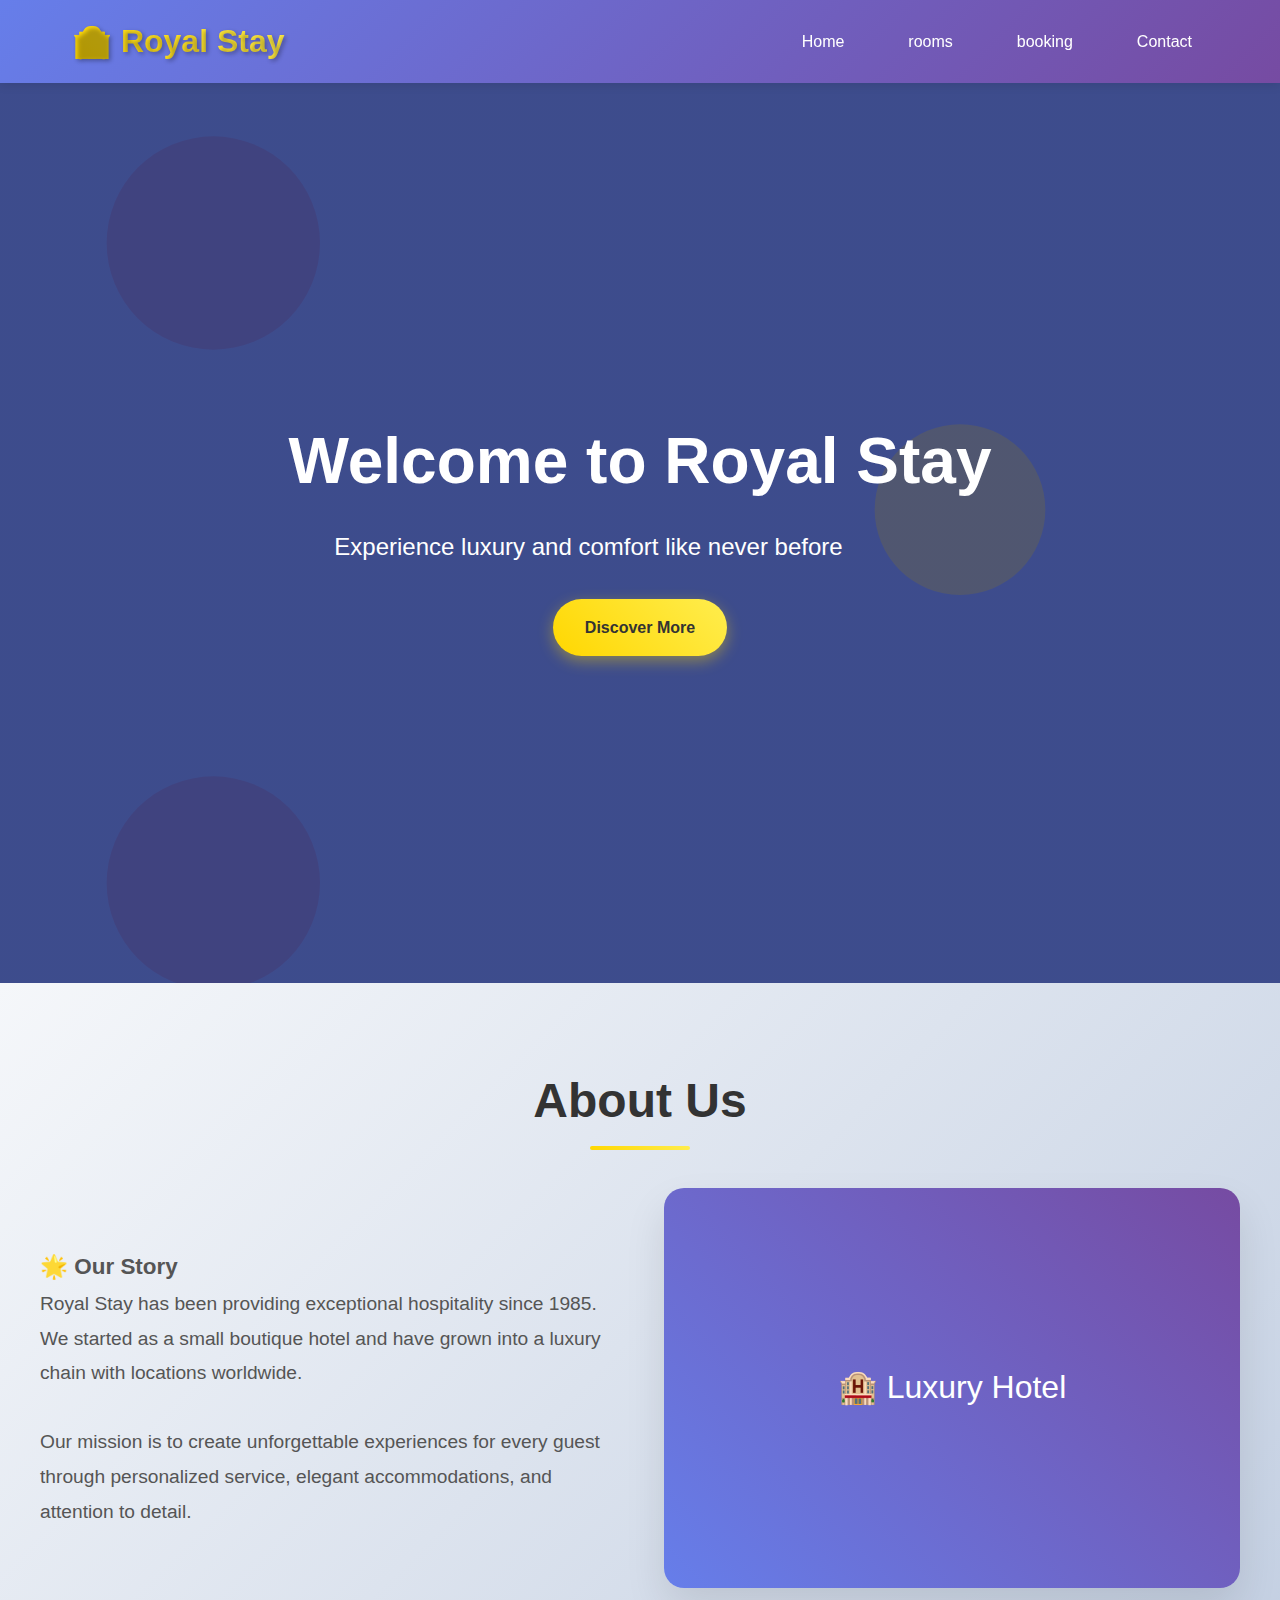
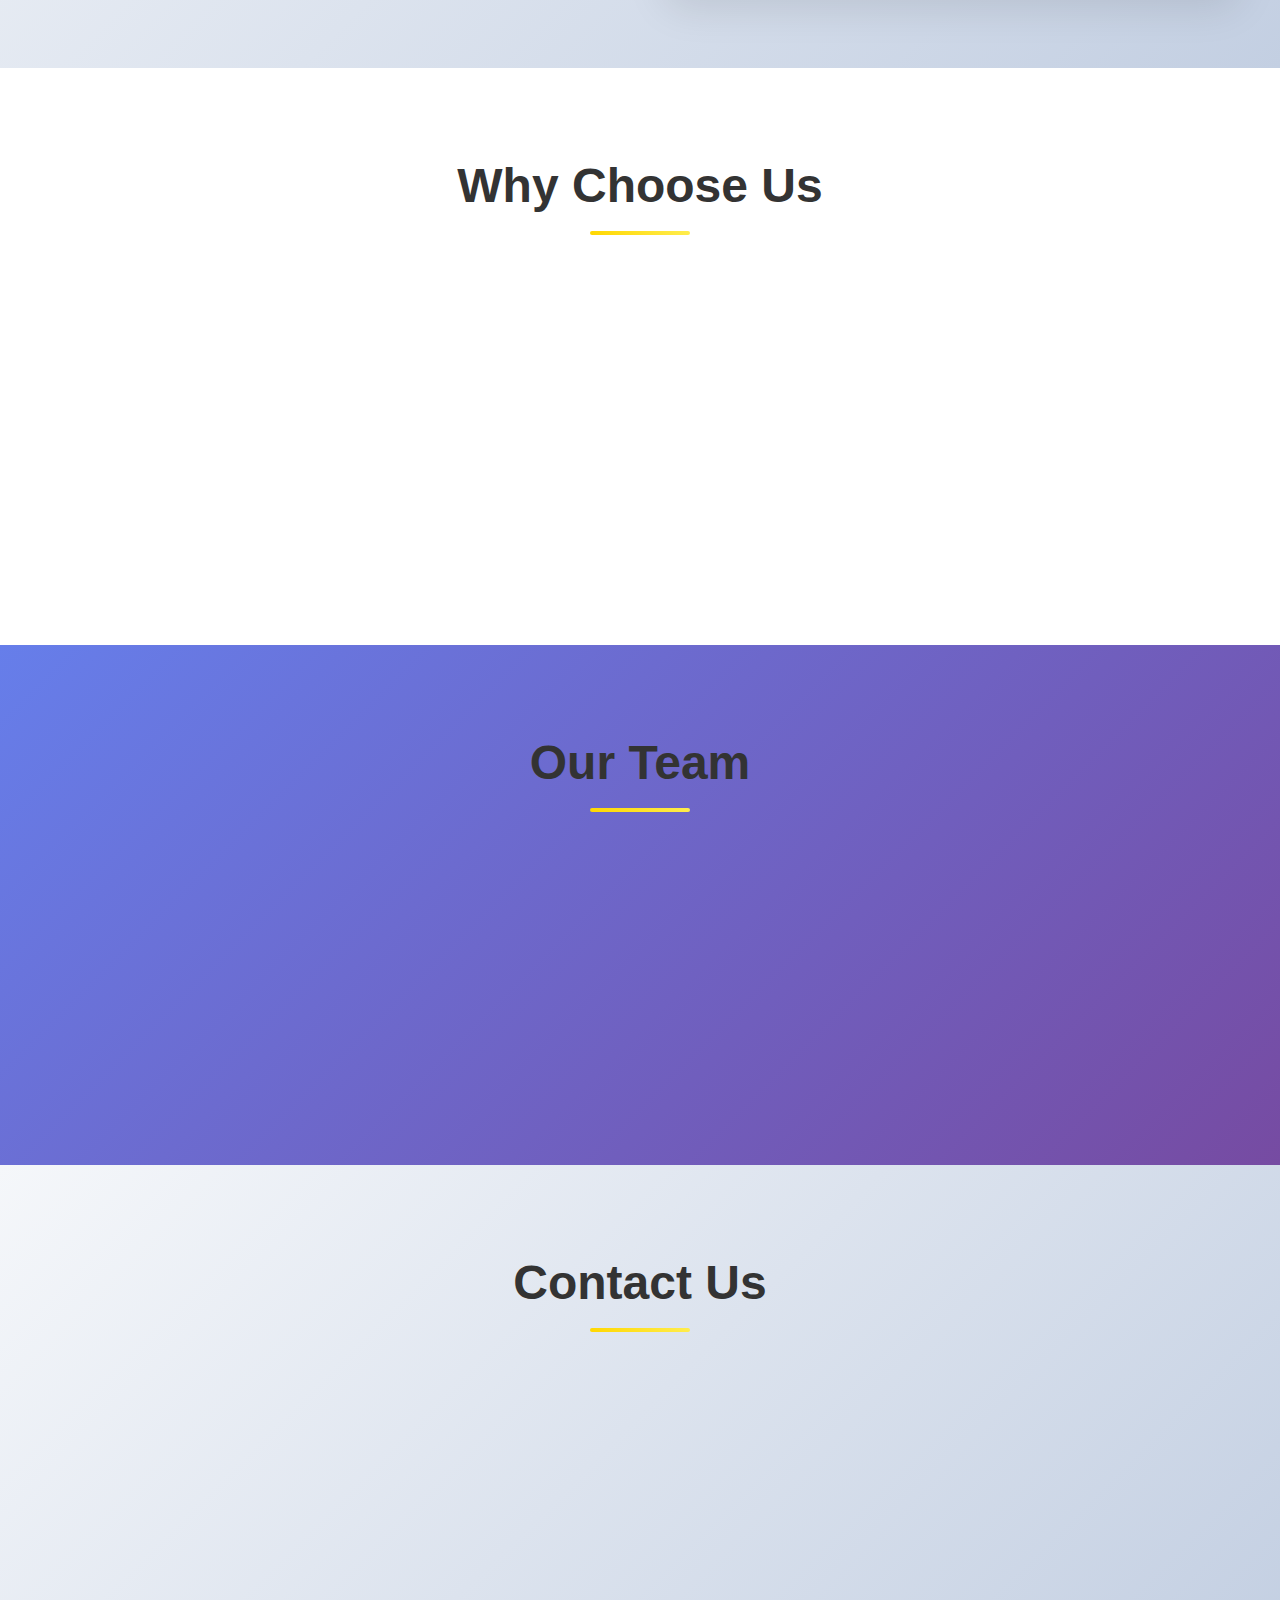
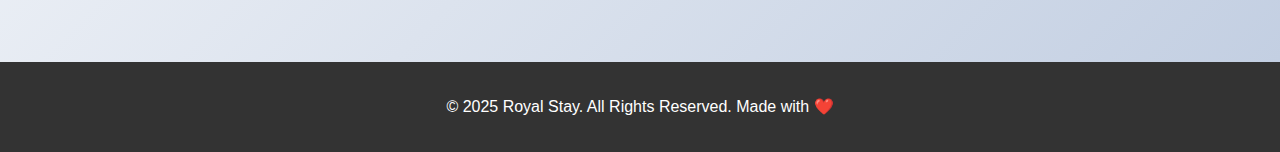
<file: index.html>
<!DOCTYPE html>
<html lang="en">
<head>
    <meta charset="UTF-8">
    <meta name="viewport" content="width=device-width, initial-scale=1.0">
    <title>Royal Stay - Luxury Hotel</title>
    <style>
        * {
            margin: 0;
            padding: 0;
            box-sizing: border-box;
        }

        body {
            font-family: 'Arial', sans-serif;
            line-height: 1.6;
            color: #333;
        }

        /* Header */
        header {
            background: linear-gradient(135deg, #667eea 0%, #764ba2 100%);
            color: white;
            padding: 1rem 0;
            position: sticky;
            top: 0;
            z-index: 100;
            box-shadow: 0 2px 10px rgba(0,0,0,0.1);
        }

        nav {
            display: flex;
            justify-content: space-between;
            align-items: center;
            max-width: 1200px;
            margin: 0 auto;
            padding: 0 2rem;
        }

        .logo {
            font-size: 2rem;
            font-weight: bold;
            background: linear-gradient(45deg, #ffd700, #ffed4e);
            -webkit-background-clip: text;
            -webkit-text-fill-color: transparent;
            text-shadow: 2px 2px 4px rgba(0,0,0,0.3);
        }

        .nav-links {
            display: flex;
            list-style: none;
            gap: 2rem;
        }

        .nav-links a {
            color: white;
            text-decoration: none;
            font-weight: 500;
            transition: all 0.3s ease;
            padding: 0.5rem 1rem;
            border-radius: 20px;
        }

        .nav-links a:hover {
            background: rgba(255,255,255,0.2);
            transform: translateY(-2px);
        }

        /* Hero Section */
        .hero {
            background: linear-gradient(rgba(0,0,0,0.4), rgba(0,0,0,0.4)), 
                        url('data:image/svg+xml,<svg xmlns="http://www.w3.org/2000/svg" viewBox="0 0 1200 600"><rect fill="%23667eea" width="1200" height="600"/><circle fill="%23764ba2" cx="200" cy="150" r="100" opacity="0.3"/><circle fill="%23ffd700" cx="900" cy="400" r="80" opacity="0.2"/></svg>');
            height: 100vh;
            display: flex;
            align-items: center;
            justify-content: center;
            text-align: center;
            color: white;
        }

        .hero-content h1 {
            font-size: 4rem;
            margin-bottom: 1rem;
            animation: fadeInUp 1s ease;
        }

        .hero-content p {
            font-size: 1.5rem;
            margin-bottom: 2rem;
            max-width: 600px;
            animation: fadeInUp 1s ease 0.3s both;
        }

        .btn {
            display: inline-block;
            background: linear-gradient(45deg, #ffd700, #ffed4e);
            color: #333;
            padding: 1rem 2rem;
            text-decoration: none;
            border-radius: 50px;
            font-weight: bold;
            transition: all 0.3s ease;
            animation: fadeInUp 1s ease 0.6s both;
            box-shadow: 0 5px 15px rgba(255,215,0,0.4);
        }

        .btn:hover {
            transform: translateY(-3px);
            box-shadow: 0 10px 25px rgba(255,215,0,0.6);
        }

        /* About Section */
        .about {
            padding: 5rem 2rem;
            background: linear-gradient(135deg, #f5f7fa 0%, #c3cfe2 100%);
        }

        .container {
            max-width: 1200px;
            margin: 0 auto;
        }

        .section-title {
            text-align: center;
            font-size: 3rem;
            margin-bottom: 3rem;
            color: #333;
            position: relative;
        }

        .section-title::after {
            content: '';
            width: 100px;
            height: 4px;
            background: linear-gradient(45deg, #ffd700, #ffed4e);
            position: absolute;
            bottom: -10px;
            left: 50%;
            transform: translateX(-50%);
            border-radius: 2px;
        }

        .about-grid {
            display: grid;
            grid-template-columns: repeat(auto-fit, minmax(300px, 1fr));
            gap: 3rem;
            align-items: center;
        }

        .about-text {
            font-size: 1.2rem;
            line-height: 1.8;
            color: #555;
        }

        .about-image {
            height: 400px;
            background: linear-gradient(45deg, #667eea, #764ba2);
            border-radius: 20px;
            display: flex;
            align-items: center;
            justify-content: center;
            color: white;
            font-size: 2rem;
            box-shadow: 0 20px 40px rgba(0,0,0,0.1);
        }

        /* Features Section */
        .features {
            padding: 5rem 2rem;
        }

        .features-grid {
            display: grid;
            grid-template-columns: repeat(auto-fit, minmax(250px, 1fr));
            gap: 2rem;
            margin-top: 3rem;
        }

        .feature-card {
            background: white;
            padding: 2rem;
            border-radius: 15px;
            text-align: center;
            box-shadow: 0 10px 30px rgba(0,0,0,0.1);
            transition: all 0.3s ease;
            border: 2px solid transparent;
        }

        .feature-card:hover {
            transform: translateY(-10px);
            border-color: #ffd700;
            box-shadow: 0 20px 40px rgba(0,0,0,0.15);
        }

        .feature-icon {
            font-size: 3rem;
            margin-bottom: 1rem;
            background: linear-gradient(45deg, #667eea, #764ba2);
            -webkit-background-clip: text;
            -webkit-text-fill-color: transparent;
        }

        .feature-card h3 {
            font-size: 1.5rem;
            margin-bottom: 1rem;
            color: #333;
        }

        /* Team Section */
        .team {
            padding: 5rem 2rem;
            background: linear-gradient(135deg, #667eea 0%, #764ba2 100%);
            color: white;
        }

        .team-grid {
            display: grid;
            grid-template-columns: repeat(auto-fit, minmax(250px, 1fr));
            gap: 2rem;
            margin-top: 3rem;
        }

        .team-card {
            background: rgba(255,255,255,0.1);
            padding: 2rem;
            border-radius: 15px;
            text-align: center;
            backdrop-filter: blur(10px);
            transition: all 0.3s ease;
        }

        .team-card:hover {
            transform: translateY(-5px);
            background: rgba(255,255,255,0.2);
        }

        .team-avatar {
            width: 100px;
            height: 100px;
            background: linear-gradient(45deg, #ffd700, #ffed4e);
            border-radius: 50%;
            margin: 0 auto 1rem;
            display: flex;
            align-items: center;
            justify-content: center;
            font-size: 2rem;
            color: #333;
            font-weight: bold;
        }

        /* Contact Section */
        .contact {
            padding: 5rem 2rem;
            background: linear-gradient(135deg, #f5f7fa 0%, #c3cfe2 100%);
        }

        .contact-grid {
            display: grid;
            grid-template-columns: repeat(auto-fit, minmax(250px, 1fr));
            gap: 2rem;
            margin-top: 3rem;
        }

        .contact-card {
            background: white;
            padding: 2rem;
            border-radius: 15px;
            text-align: center;
            box-shadow: 0 10px 30px rgba(0,0,0,0.1);
        }

        .contact-icon {
            font-size: 2rem;
            margin-bottom: 1rem;
            color: #667eea;
        }

        /* Footer */
        footer {
            background: #333;
            color: white;
            text-align: center;
            padding: 2rem;
        }

        /* Animations */
        @keyframes fadeInUp {
            from {
                opacity: 0;
                transform: translateY(30px);
            }
            to {
                opacity: 1;
                transform: translateY(0);
            }
        }

        /* Mobile Responsive */
        @media (max-width: 768px) {
            .nav-links {
                flex-direction: column;
                gap: 1rem;
            }
            
            .hero-content h1 {
                font-size: 2.5rem;
            }
            
            .hero-content p {
                font-size: 1.2rem;
            }
            
            .section-title {
                font-size: 2rem;
            }
        }
    </style>
</head>
<body>
    <!-- Header -->
    <header>
        <nav>
            <div class="logo">🏨 Royal Stay</div>
            <ul class="nav-links">
                <li><a href="#home">Home</a></li>
                <li><a href="./rooms.html">rooms</a></li>
                <li><a href="./booking.html">booking</a></li>
                <li><a href="./contact.html">Contact</a></li>
            </ul>
        </nav>
    </header>

    <!-- Hero Section -->
    <section class="hero" id="home">
        <div class="hero-content">
            <h1>Welcome to Royal Stay</h1>
            <p>Experience luxury and comfort like never before</p>
            <a href="#about" class="btn">Discover More</a>
        </div>
    </section>

    <!-- About Section -->
    <section class="about" id="about">
        <div class="container">
            <h2 class="section-title">About Us</h2>
            <div class="about-grid">
                <div class="about-text">
                    <h3>🌟 Our Story</h3>
                    <p>Royal Stay has been providing exceptional hospitality since 1985. We started as a small boutique hotel and have grown into a luxury chain with locations worldwide.</p>
                    <br>
                    <p>Our mission is to create unforgettable experiences for every guest through personalized service, elegant accommodations, and attention to detail.</p>
                </div>
                <div class="about-image">
                    🏨 Luxury Hotel
                </div>
            </div>
        </div>
    </section>

    <!-- Features Section -->
    <section class="features" id="features">
        <div class="container">
            <h2 class="section-title">Why Choose Us</h2>
            <div class="features-grid">
                <div class="feature-card">
                    <div class="feature-icon">🛏️</div>
                    <h3>Luxury Rooms</h3>
                    <p>Elegantly designed rooms with premium amenities and stunning views</p>
                </div>
                <div class="feature-card">
                    <div class="feature-icon">🍽️</div>
                    <h3>Fine Dining</h3>
                    <p>Award-winning restaurants serving international and local cuisines</p>
                </div>
                <div class="feature-card">
                    <div class="feature-icon">💆</div>
                    <h3>Spa & Wellness</h3>
                    <p>Rejuvenate your mind and body at our state-of-the-art spa</p>
                </div>
                <div class="feature-card">
                    <div class="feature-icon">🏊</div>
                    <h3>Recreation</h3>
                    <p>Swimming pools, fitness centers, and outdoor activities</p>
                </div>
            </div>
        </div>
    </section>

    <!-- Team Section -->
    <section class="team" id="team">
        <div class="container">
            <h2 class="section-title">Our Team</h2>
            <div class="team-grid">
                <div class="team-card">
                    <div class="team-avatar">RJ</div>
                    <h3>Robert Johnson</h3>
                    <p>Chief Executive Officer</p>
                </div>
                <div class="team-card">
                    <div class="team-avatar">SW</div>
                    <h3>Sarah Williams</h3>
                    <p>Director of Operations</p>
                </div>
                <div class="team-card">
                    <div class="team-avatar">MC</div>
                    <h3>Michael Chen</h3>
                    <p>Executive Chef</p>
                </div>
            </div>
        </div>
    </section>

    <!-- Contact Section -->
    <section class="contact" id="contact">
        <div class="container">
            <h2 class="section-title">Contact Us</h2>
            <div class="contact-grid">
                <div class="contact-card">
                    <div class="contact-icon">📍</div>
                    <h3>Address</h3>
                    <p>123 Luxury Avenue<br>Prestige City, 10001</p>
                </div>
                <div class="contact-card">
                    <div class="contact-icon">📞</div>
                    <h3>Phone</h3>
                    <p>+1 234 567 8900</p>
                </div>
                <div class="contact-card">
                    <div class="contact-icon">📧</div>
                    <h3>Email</h3>
                    <p>info@royalstay.com</p>
                </div>
            </div>
        </div>
    </section>

    <!-- Footer -->
    <footer>
        <p>&copy; 2025 Royal Stay. All Rights Reserved. Made with ❤️</p>
    </footer>

    <script>
        // Simple smooth scrolling
        document.querySelectorAll('a[href^="#"]').forEach(anchor => {
            anchor.addEventListener('click', function (e) {
                e.preventDefault();
                const target = document.querySelector(this.getAttribute('href'));
                if (target) {
                    target.scrollIntoView({
                        behavior: 'smooth',
                        block: 'start'
                    });
                }
            });
        });

        // Simple animation on scroll
        const observerOptions = {
            threshold: 0.1,
            rootMargin: '0px 0px -50px 0px'
        };

        const observer = new IntersectionObserver((entries) => {
            entries.forEach(entry => {
                if (entry.isIntersecting) {
                    entry.target.style.opacity = '1';
                    entry.target.style.transform = 'translateY(0)';
                }
            });
        }, observerOptions);

        // Observe all cards
        document.querySelectorAll('.feature-card, .team-card, .contact-card').forEach(card => {
            card.style.opacity = '0';
            card.style.transform = 'translateY(30px)';
            card.style.transition = 'all 0.6s ease';
            observer.observe(card);
        });
    </script>
</body>
</html>
</file>
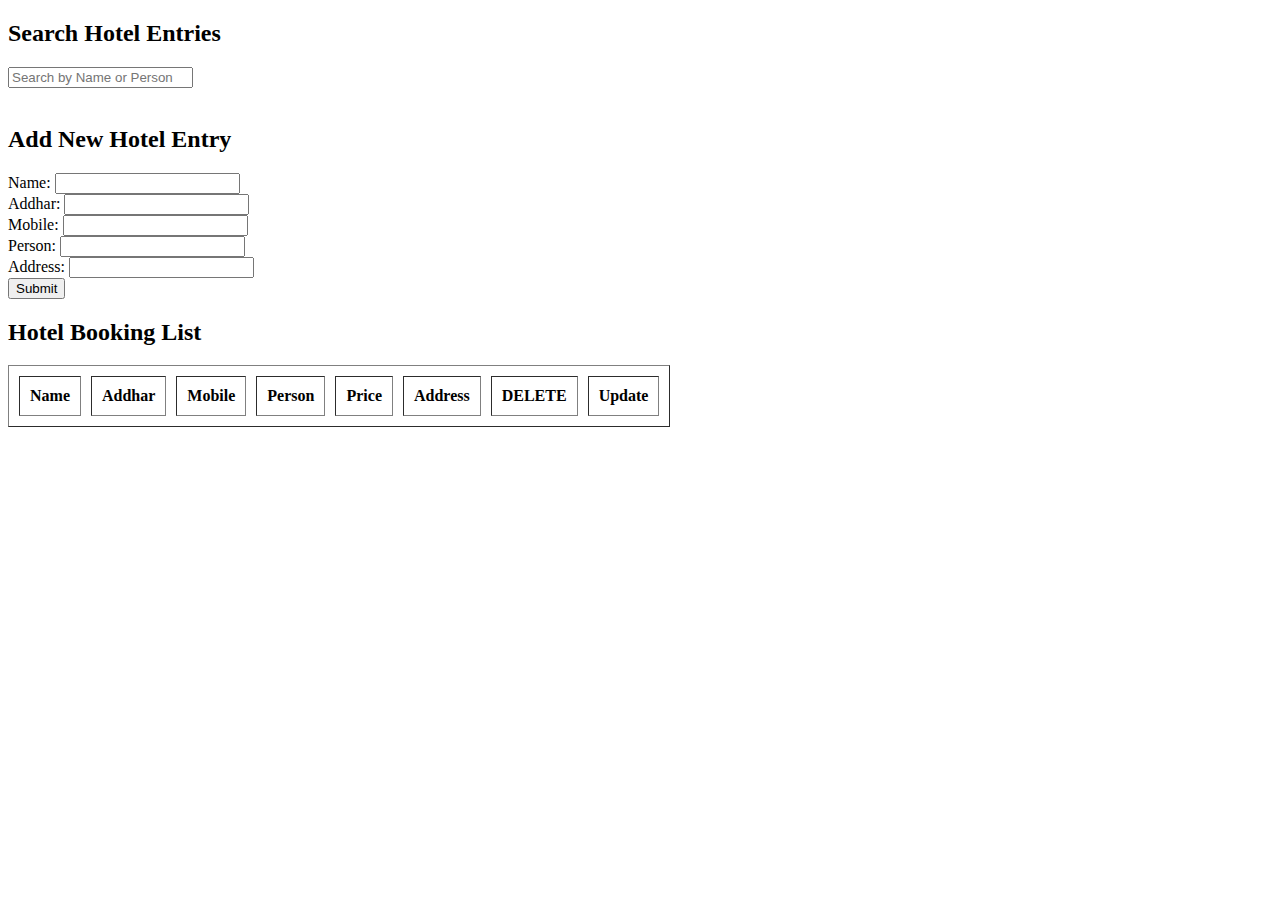
<file: crud.html>
<!DOCTYPE html>
<html lang="en">
<head>
  <meta charset="UTF-8" />
  <meta name="viewport" content="width=device-width, initial-scale=1.0"/>
  <title>Hotel Booking</title>
</head>
<body onload="send()">

  <h2>Search Hotel Entries</h2>
  <input type="text" id="search1" oninput="search2()" placeholder="Search by Name or Person"><br><br>

  <h2>Add New Hotel Entry</h2>
  <form onsubmit="return datasend()">
    Name: <input type="text" id="name" required><br>
    Addhar: <input type="text" id="addhar" required><br>
    Mobile: <input type="text" id="mobile" required><br>
    Person: <input type="number" id="person" required><br>
    Address: <input type="text" id="address" required><br>
    <input type="submit" value="Submit">
  </form>

  <h2>Hotel Booking List</h2>
  <table border="1" cellpadding="10px" cellspacing="10px">
    <thead>
      <tr>
        <th>Name</th>
        <th>Addhar</th>
        <th>Mobile</th>
        <th>Person</th>
        <th>Price</th>
        <th>Address</th>
        <th>DELETE</th>
        <th>Update</th>
      </tr>
    </thead>
    <tbody id="show13"></tbody>
  </table>

  <div id="formData"></div>

  <script>
    let send = async () => {
      let url = "http://localhost:3000/Hotel";
      let res = await fetch(url);
      let data = await res.json();
      console.log(data);
      datashow(data);
    };

    let datashow = (data) => {
      let ab = document.querySelector("#show13");
      ab.innerHTML = "";

      data.map((e) => {
        ab.innerHTML += `
          <tr>
            <td>${e.Name}</td>
            <td>${e.Addhar}</td>
            <td>${e.Mobile}</td>
            <td>${e.Person}</td>
            <td>${e.Price * e.Person}</td>
            <td>${e.Address}</td>
            <td onclick="del1('${e.id}')">DELETE</td>
            <td onclick="final('${e.id}')">Update</td>
          </tr>
        `;
      });
    };

    let del1 = (id) => {
      let url = `http://localhost:3000/Hotel/${id}`;
      fetch(url, { method: "DELETE" }).then(() => {
        send(); // Reload updated data
      });
    };

    let datasend = () => {
      let inpname = document.querySelector("#name").value;
      let inpaddhar = document.querySelector("#addhar").value;
      let inpmobile = document.querySelector("#mobile").value;
      let inmperson = document.querySelector("#person").value;
      let inpaddress = document.querySelector("#address").value;

      let url = "http://localhost:3000/Hotel";

      fetch(url, {
        method: "POST",
        headers: {
          "Content-type": "application/json"
        },
        body: JSON.stringify({
          Name: inpname,
          Addhar: inpaddhar,
          Mobile: inpmobile,
          Person: inmperson,
          Price: 500,
          Address: inpaddress
        })
      }).then(() => {
        send();
      });

      return false; // Prevent form reload
    };

    let final = async (id) => {
      let url = `http://localhost:3000/Hotel/${id}`;
      let res1 = await fetch(url);
      let getData = await res1.json();

      let formdata = document.querySelector("#formData");

      formdata.innerHTML = `
        <form action="#">
          Enter Name: <input type="text" id="upname" value="${getData.Name}"><br>
          Enter Addhar: <input type="text" id="upaddhar" value="${getData.Addhar}"><br>
          Enter Mobile: <input type="text" id="upmobile" value="${getData.Mobile}"><br>
          Enter Person: <input type="number" id="upperson" value="${getData.Person}"><br>
          Enter Address: <input type="text" id="upaddress" value="${getData.Address}"><br>
          <input type="button" value="Update" onclick="Update1('${getData.id}')">
        </form>
      `;
    };

    let Update1 = (id) => {
      let url = `http://localhost:3000/Hotel/${id}`;

      let inpname = document.querySelector("#upname").value;
      let inpaddhar = document.querySelector("#upaddhar").value;
      let inpmobile = document.querySelector("#upmobile").value;
      let inpperson = document.querySelector("#upperson").value;
      let inpaddress = document.querySelector("#upaddress").value;

      fetch(url, {
        method: "PUT",
        headers: {
          "Content-type": "application/json"
        },
        body: JSON.stringify({
          Name: inpname,
          Addhar: inpaddhar,
          Mobile: inpmobile,
          Person: inpperson,
          Price: 500,
          Address: inpaddress
        })
      }).then(() => {
        send(); // Reload data
        document.querySelector("#formData").innerHTML = ""; // Clear update form
      });
    };

    let search2 = async () => {
      let inp12 = document.querySelector("#search1").value.toLowerCase();
      let url = "http://localhost:3000/Hotel";
      let res = await fetch(url);
      let data1 = await res.json();

      let filterdata = data1.filter((e) => {
        return (
          e.Name.toLowerCase().includes(inp12) ||
          e.Person.toString().includes(inp12)
        );
      });

      datashow(filterdata);
    };
  </script>
</body>
</html>
</file>
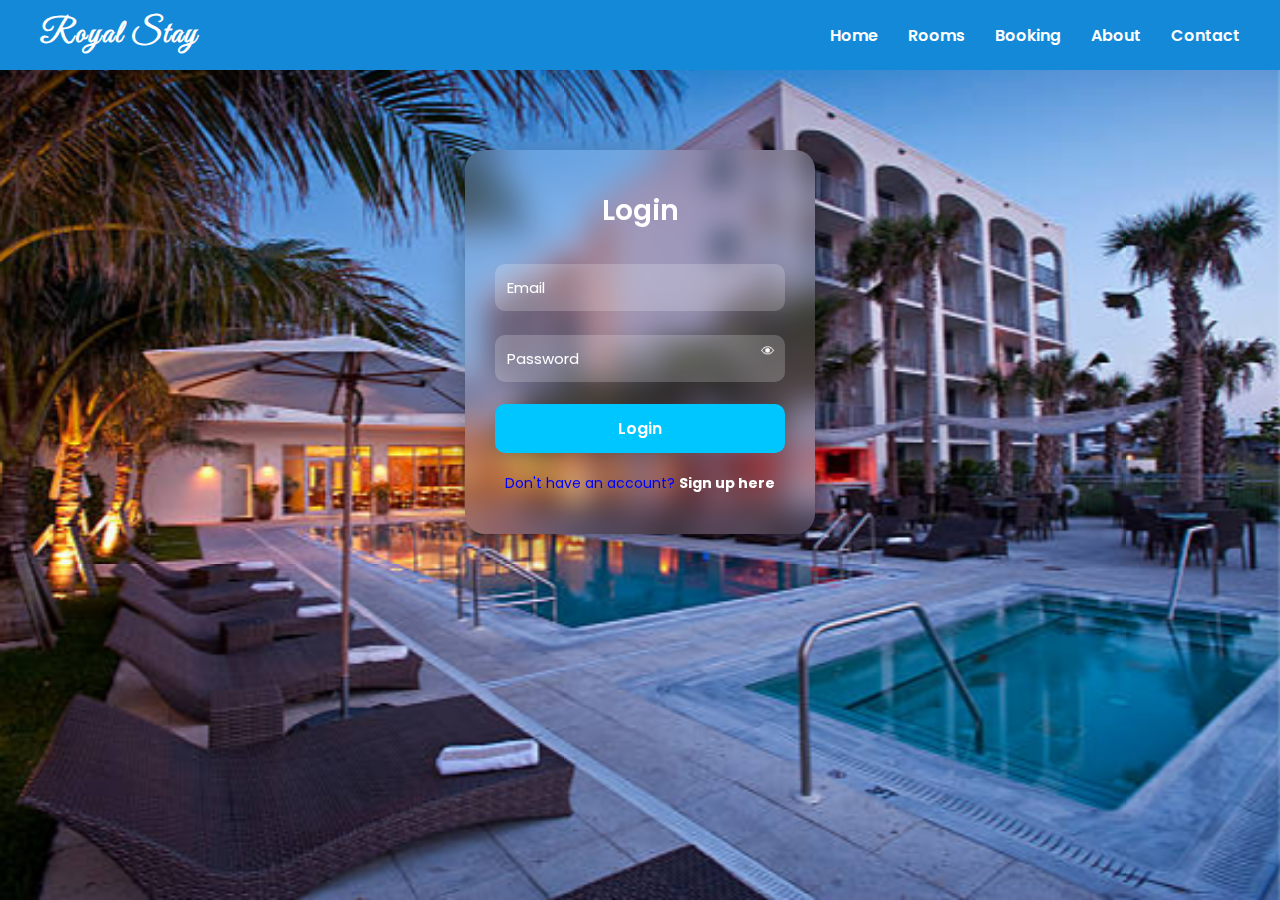
<file: home.html>
<html lang="en">
<head>
  <meta charset="UTF-8" />
  <meta name="viewport" content="width=device-width, initial-scale=1.0"/>
  <title>Royal Stay - Login | Signup</title>
  <link href="https://fonts.googleapis.com/css2?family=Great+Vibes&family=Poppins:wght@400;600&display=swap" rel="stylesheet">
  <!-- Swiper CSS -->
  <link rel="stylesheet" href="https://cdn.jsdelivr.net/npm/swiper/swiper-bundle.min.css"/>
  <style>
    * {
      margin: 0;
      padding: 0;
      box-sizing: border-box;
      font-family: 'Poppins', sans-serif;
    }

    body, html {
      height: 100%;
      overflow: hidden;
    }

    body {
      position: relative;
    }

    /* Swiper Background */
    .swiper {
      width: 100%;
      height: 100%;
      position: fixed;
      z-index: -1;
    }

    .swiper-slide img {
      width: 100%;
      height: 100%;
      object-fit: cover;
    }

    /* Navbar */
    .navbar {
      display: flex;
      justify-content: space-between;
      align-items: center;
      padding: 15px 40px;
      background: rgba(0, 0, 0, 0.5);
      color: white;
      position: sticky;
      top: 0;
      z-index: 1000;
      background-color: #1389d7;
    }

    .navbar .logo {
      font-family: 'Great Vibes', cursive;
      font-size: 32px;
      font-weight: bold;
      letter-spacing: 2px;
    }

    .navbar ul {
      list-style: none;
      display: flex;
      gap: 30px;
    }

    .navbar ul li a {
      color:white;
      text-decoration: none;
      font-weight: 600;
      font-size: 16px;
      transition: color 0.3s ease;
    }

    .navbar ul li a:hover {
      color: #ffd700;
    }

    /* Form Container */
    .container {
      background: rgba(255, 255, 255, 0.1);
      backdrop-filter: blur(15px);
      border-radius: 20px;
      padding: 40px 30px;
      width: 350px;
      margin: 80px auto;
      box-shadow: 0 8px 32px 0 rgba(0, 0, 0, 0.3);
      color:white;
      text-align: center;
      position: relative;
      z-index: 10;
    }
  

    
    

    h2 {
      margin-bottom: 20px;
      font-size: 28px;
      font-weight: 600;
    }

    input {
      width: 100%;
      padding: 12px;
      margin: 12px 0;
      border: none;
      border-radius: 10px;
      background-color: rgba(255, 255, 255, 0.2);
      color:white;
      font-size: 15px;
      outline: none;
    }

    input::placeholder {
      color:white;
    }

    .show-password {
      position: relative;
    }

    .show-password span {
      position: absolute;
      right: 10px;
      top: 18px;
      font-size: 14px;
      cursor: pointer;
      color: white;
    }

    button {
      width: 100%;
      padding: 12px;
      background-color: #00c6ff;
      border: none;
      border-radius: 10px;
      color:white;
      font-size: 16px;
      font-weight: 600;
      margin-top: 10px;
      cursor: pointer;
      transition: background 0.3s ease;
    }

    button:hover {
      background-color: #007acb;
      color: black;
    }

    .toggle-msg {
      margin-top: 20px;
      font-size: 14px;
      color:blue;
    }

    .toggle-msg a {
      color: white;
      font-weight: bold;
      cursor: pointer;
      text-decoration: none;
    }

    @media screen and (max-width: 400px) {
      .container {
        width: 90%;
      }
      .navbar {
        flex-direction: column;
        align-items: flex-start;
      }
      .navbar ul {
        flex-direction: column;
        gap: 15px;
        margin-top: 10px;
      }
    }
  </style>
</head>
<body>

  <!-- Swiper Background -->
  <div class="swiper">
    <div class="swiper-wrapper">
      <div class="swiper-slide"><img src="./img4.jpg" alt="Hotel 1"></div>
      <div class="swiper-slide"><img src="./img2.jpg" alt="Hotel 2"></div>
      <div class="swiper-slide"><img src="./img3.jpg" alt="Hotel 3"></div>
      <div class="swiper-slide"><img src="./bccadd6018a0421487734769d7014e73.jpg" alt="Hotel 4"></div>
    </div>
  </div>

  <!-- Navbar -->
  <nav class="navbar">
    <div class="logo">Royal Stay</div>
    <ul>
      <li><a href="./home.html">Home</a></li>
      <li><a href="./rooms.html">Rooms</a></li>
      <li><a href="./booking.html">Booking</a></li>
      <li><a href="./about.html">About</a></li>
      <li><a href="./contact.html">Contact</a></li>
    </ul>
  </nav>

  <!-- Login/Signup Form -->
  <div class="container" id="form-container">
    <h2 id="form-title">Login</h2>
    <form id="form" onsubmit="handleFormSubmit(event)">
      <input type="email" id="email" placeholder="Email" required />
      <div class="show-password">
        <input type="password" id="password" placeholder="Password" required />
        <span onclick="togglePassword()">👁</span>
      </div>
      <button type="submit">Login</button>
    </form>
    <div class="toggle-msg">
      Don't have an account? <a onclick="toggleForm()">Sign up here</a>
    </div>
  </div>

  <!-- Swiper JS -->
  <script src="https://cdn.jsdelivr.net/npm/swiper/swiper-bundle.min.js"></script>
  <script>
    // Initialize Swiper
    var swiper = new Swiper(".swiper", {
      loop: true,
      autoplay: {
        delay: 5000,
        disableOnInteraction: false,
      },
      effect: "fade",
      speed: 1000
    });

    // Handle form submission
    function handleFormSubmit(event) {
      event.preventDefault();
      
      // Get form values
      const email = document.getElementById('email').value;
      const password = document.getElementById('password').value;
      
      // You would normally validate credentials here
      // For now, we'll just redirect to about page after a "fake" login
      console.log("Login attempt with:", email);
      
      // Simulate a brief delay before redirecting (like processing)
      setTimeout(() => {
        // Redirect to about page after successful login
        window.location.href = './about.html';
      }, 500);
    }

    // Toggle Login/Signup
    const formTitle = document.getElementById('form-title');
    const form = document.getElementById('form');
    const toggleMsg = document.querySelector('.toggle-msg');
    let isLogin = true;

    function toggleForm() {
      isLogin = !isLogin;
      formTitle.textContent = isLogin ? "Login" : "Sign Up";
      
      // Update form with appropriate fields and submit handler
      if (isLogin) {
        form.innerHTML = `
          <input type="email" id="email" placeholder="Email" required />
          <div class="show-password">
            <input type="password" id="password" placeholder="Password" required />
            <span onclick="togglePassword()">👁</span>
          </div>
          <button type="submit">Login</button>
        `;
        form.onsubmit = handleFormSubmit;
      } else {
        form.innerHTML = `
          <input type="text" id="name" placeholder="Full Name" required />
          <input type="email" id="email" placeholder="Email" required />
          <div class="show-password">
            <input type="password" id="password" placeholder="Password" required />
            <span onclick="togglePassword()">👁</span>
          </div>
          <button type="submit">Sign Up</button>
        `;
        form.onsubmit = handleSignupSubmit;
      }

      toggleMsg.innerHTML = isLogin
        ? `Don't have an account? <a onclick="toggleForm()">Sign up here</a>`
        : `Already have an account? <a onclick="toggleForm()">Login</a>`;
    }

    // Handle signup form submission
    function handleSignupSubmit(event) {
      event.preventDefault();
      
      // Get form values
      const name = document.getElementById('name').value;
      const email = document.getElementById('email').value;
      const password = document.getElementById('password').value;
      
      console.log("Signup attempt with:", name, email);
      
      // For demo purposes, we'll just redirect to about page after "signup"
      setTimeout(() => {
        window.location.href = './about.html';
      }, 500);
    }

    // Toggle Password Visibility
    function togglePassword() {
      const pwd = document.getElementById("password");
      pwd.type = pwd.type === "password" ? "text" : "password";
    }
  </script>
</body>
</html>
</file>
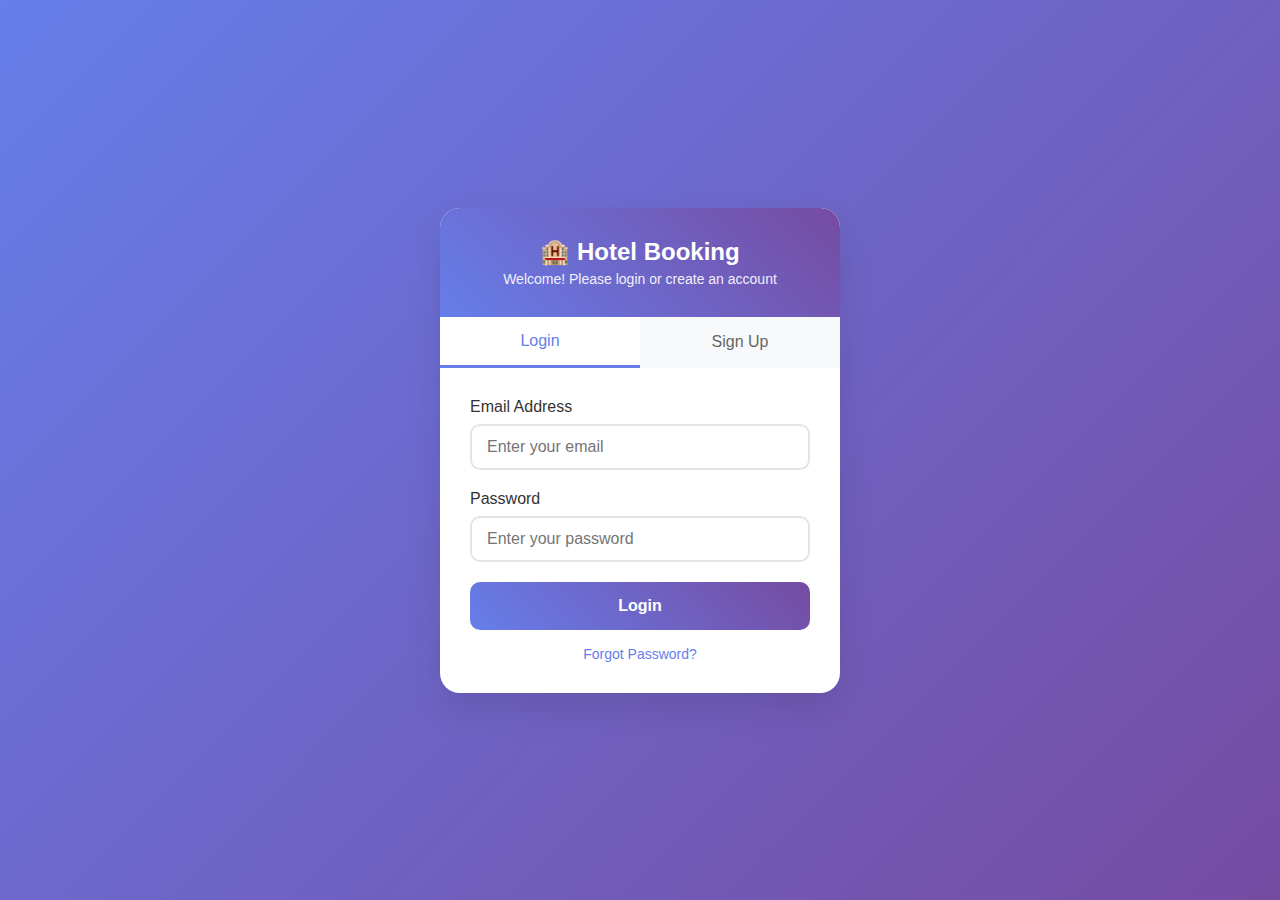
<file: Login.html>
<!DOCTYPE html>
<html lang="en">
<head>
    <meta charset="UTF-8">
    <meta name="viewport" content="width=device-width, initial-scale=1.0">
    <title>Hotel Booking - Login/Signup</title>
    <style>
        * {
            margin: 0;
            padding: 0;
            box-sizing: border-box;
        }

        body {
            font-family: 'Arial', sans-serif;
            background: linear-gradient(135deg, #667eea 0%, #764ba2 100%);
            min-height: 100vh;
            display: flex;
            justify-content: center;
            align-items: center;
            padding: 20px;
        }

        .container {
            background: white;
            border-radius: 20px;
            box-shadow: 0 15px 35px rgba(0, 0, 0, 0.1);
            overflow: hidden;
            width: 400px;
            max-width: 100%;
            position: relative;
        }

        .header {
            background: linear-gradient(45deg, #667eea, #764ba2);
            color: white;
            text-align: center;
            padding: 30px 20px;
        }

        .header h1 {
            font-size: 24px;
            margin-bottom: 5px;
        }

        .header p {
            opacity: 0.9;
            font-size: 14px;
        }

        .tab-buttons {
            display: flex;
            background: #f8f9fa;
        }

        .tab-btn {
            flex: 1;
            padding: 15px;
            background: none;
            border: none;
            cursor: pointer;
            font-size: 16px;
            font-weight: 500;
            color: #666;
            transition: all 0.3s ease;
        }

        .tab-btn.active {
            background: white;
            color: #667eea;
            border-bottom: 3px solid #667eea;
        }

        .form-container {
            padding: 30px;
        }

        .form-group {
            margin-bottom: 20px;
        }

        label {
            display: block;
            margin-bottom: 8px;
            color: #333;
            font-weight: 500;
        }

        input[type="text"],
        input[type="email"],
        input[type="password"],
        input[type="tel"] {
            width: 100%;
            padding: 12px 15px;
            border: 2px solid #e1e5e9;
            border-radius: 10px;
            font-size: 16px;
            transition: border-color 0.3s ease;
            outline: none;
        }

        input:focus {
            border-color: #667eea;
        }

        .submit-btn {
            width: 100%;
            padding: 15px;
            background: linear-gradient(45deg, #667eea, #764ba2);
            color: white;
            border: none;
            border-radius: 10px;
            font-size: 16px;
            font-weight: 600;
            cursor: pointer;
            transition: transform 0.2s ease;
        }

        .submit-btn:hover {
            transform: translateY(-2px);
        }

        .submit-btn:active {
            transform: translateY(0);
        }

        .form-section {
            display: none;
        }

        .form-section.active {
            display: block;
        }

        .forgot-password {
            text-align: center;
            margin-top: 15px;
        }

        .forgot-password a {
            color: #667eea;
            text-decoration: none;
            font-size: 14px;
        }

        .forgot-password a:hover {
            text-decoration: underline;
        }

        .message {
            padding: 10px;
            border-radius: 5px;
            margin-bottom: 15px;
            display: none;
        }

        .message.success {
            background: #d4edda;
            color: #155724;
            border: 1px solid #c3e6cb;
        }

        .message.error {
            background: #f8d7da;
            color: #721c24;
            border: 1px solid #f5c6cb;
        }

        @media (max-width: 480px) {
            .container {
                width: 100%;
                border-radius: 0;
            }
            
            .form-container {
                padding: 20px;
            }
        }
    </style>
</head>
<body>
    
    <div class="container">
        <div class="header">
            <h1>🏨 Hotel Booking</h1>
            <p>Welcome! Please login or create an account</p>
        </div>
        
        <div class="tab-buttons">
            <button class="tab-btn active" onclick="showLogin()">Login</button>
            <button class="tab-btn" onclick="showSignup()">Sign Up</button>
        </div>

        <div class="form-container">
            <div id="message" class="message"></div>
            
            <!-- Login Form -->
            <div id="loginForm" class="form-section active">
                <form onsubmit="handleLogin(event)">
                    <div class="form-group">
                        <label for="loginEmail">Email Address</label>
                        <input type="email" id="loginEmail" required placeholder="Enter your email">
                    </div>
                    
                    <div class="form-group">
                        <label for="loginPassword">Password</label>
                        <input type="password" id="loginPassword" required placeholder="Enter your password">
                    </div>
                    
                    <button type="submit" class="submit-btn">Login</button>
                </form>
                
                <div class="forgot-password">
                    <a href="#" onclick="showForgotPassword()">Forgot Password?</a>
                </div>
            </div>

            <!-- Signup Form -->
            <div id="signupForm" class="form-section">
                <form onsubmit="handleSignup(event)">
                    <div class="form-group">
                        <label for="signupName">Full Name</label>
                        <input type="text" id="signupName" required placeholder="Enter your full name">
                    </div>
                    
                    <div class="form-group">
                        <label for="signupEmail">Email Address</label>
                        <input type="email" id="signupEmail" required placeholder="Enter your email">
                    </div>
                    
                    <div class="form-group">
                        <label for="signupPhone">Phone Number</label>
                        <input type="tel" id="signupPhone" required placeholder="Enter your phone number">
                    </div>
                    
                    <div class="form-group">
                        <label for="signupPassword">Password</label>
                        <input type="password" id="signupPassword" required placeholder="Create a password" minlength="6">
                    </div>
                    
                    <div class="form-group">
                        <label for="confirmPassword">Confirm Password</label>
                        <input type="password" id="confirmPassword" required placeholder="Confirm your password">
                    </div>
                    
                    <button type="submit" class="submit-btn">Create Account</button>
                </form>
            </div>
        </div>
    </div>

    <script>

        function showLogin() {
            document.getElementById('loginForm').classList.add('active');
            document.getElementById('signupForm').classList.remove('active');
            
            document.querySelectorAll('.tab-btn').forEach(btn => btn.classList.remove('active'));
            event.target.classList.add('active');
            
            hideMessage();
        }

        function showSignup() {
            document.getElementById('signupForm').classList.add('active');
            document.getElementById('loginForm').classList.remove('active');
            
            document.querySelectorAll('.tab-btn').forEach(btn => btn.classList.remove('active'));
            event.target.classList.add('active');
            
            hideMessage();
        }

        // Message functions
        function showMessage(text, type) {
            const messageDiv = document.getElementById('message');
            messageDiv.textContent = text;
            messageDiv.className = `message ${type}`;
            messageDiv.style.display = 'block';
            
            // Auto hide after 3 seconds
            setTimeout(hideMessage, 3000);
        }

        function hideMessage() {
            document.getElementById('message').style.display = 'none';
        }

        // Login form handler
        function handleLogin(event) {
            event.preventDefault();
            
            const email = document.getElementById('loginEmail').value;
            const password = document.getElementById('loginPassword').value;
            
            // Simple validation
            if (!email || !password) {
                showMessage('Please fill in all fields', 'error');
                return;
            }
            
            // Simulate login process
            showMessage('Logging in...', 'success');
            
            // Simulate API call
            setTimeout(() => {
                showMessage('Login successful! Redirecting...', 'success');
                 window.location.href = './index.html';
            }, 1000);
        }

        // Signup form handler
        function handleSignup(event) {
            event.preventDefault();
            
            const name = document.getElementById('signupName').value;
            const email = document.getElementById('signupEmail').value;
            const phone = document.getElementById('signupPhone').value;
            const password = document.getElementById('signupPassword').value;
            const confirmPassword = document.getElementById('confirmPassword').value;
            
            // Validation
            if (!name || !email || !phone || !password || !confirmPassword) {
                showMessage('Please fill in all fields', 'error');
                return;
            }
            
            if (password !== confirmPassword) {
                showMessage('Passwords do not match', 'error');
                return;
            }
            
            if (password.length < 6) {
                showMessage('Password must be at least 6 characters', 'error');
                return;
            }
            
            // Email validation
            const emailRegex = /^[^\s@]+@[^\s@]+\.[^\s@]+$/;
            if (!emailRegex.test(email)) {
                showMessage('Please enter a valid email address', 'error');
                return;
            }
            
            // Simulate signup process
            showMessage('Creating account...', 'success');
            
            // Simulate API call
            setTimeout(() => {
                showMessage('Account created successfully! Please login.', 'success');
                // Switch to login form
                setTimeout(() => {
                    document.querySelector('.tab-btn').click();
                }, 1500);
            }, 1000);
        }

        // Forgot password handler
        function showForgotPassword() {
            const email = prompt('Enter your email address:');
            if (email) {
                showMessage('Password reset link sent to your email!', 'success');
            }
        }

        // Form reset when switching tabs
        document.addEventListener('DOMContentLoaded', function() {
            const forms = document.querySelectorAll('form');
            forms.forEach(form => {
                form.addEventListener('reset', hideMessage);
            });
        });
    </script>
</body>
</html>
</file>
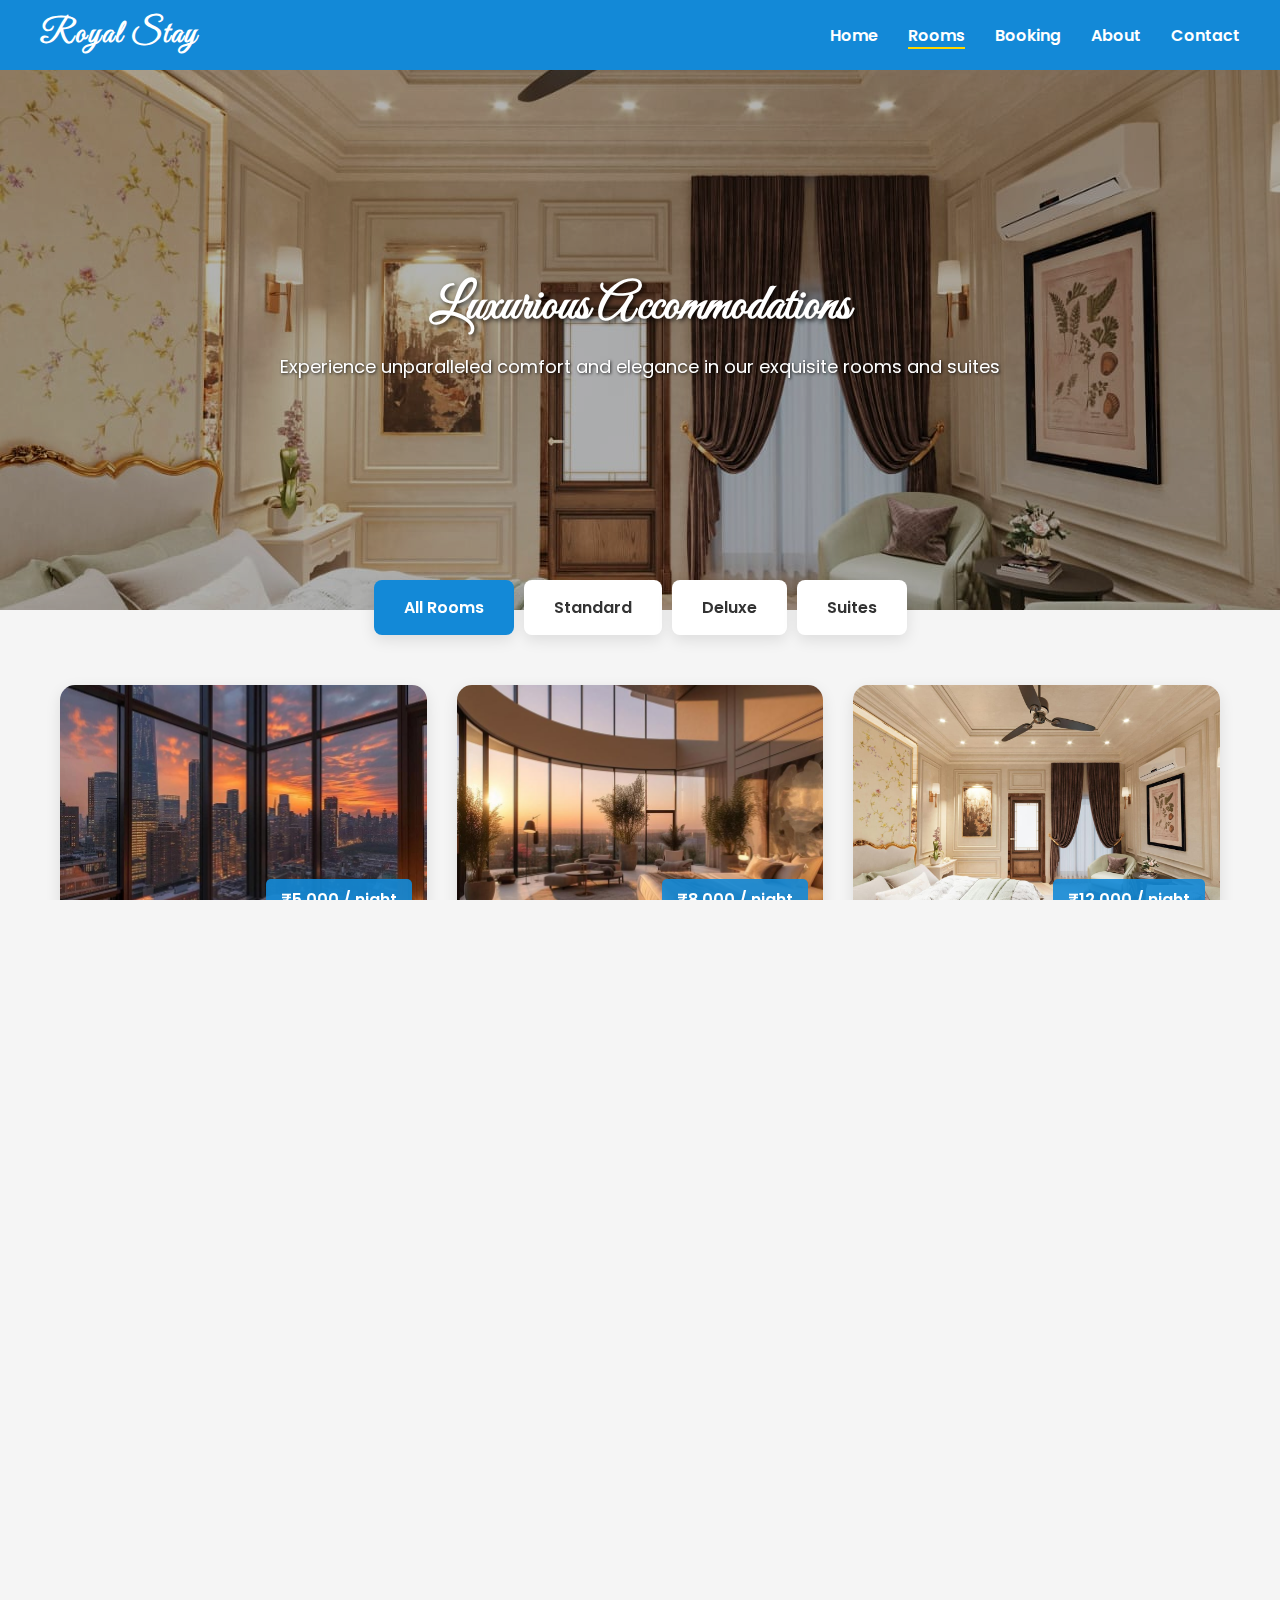
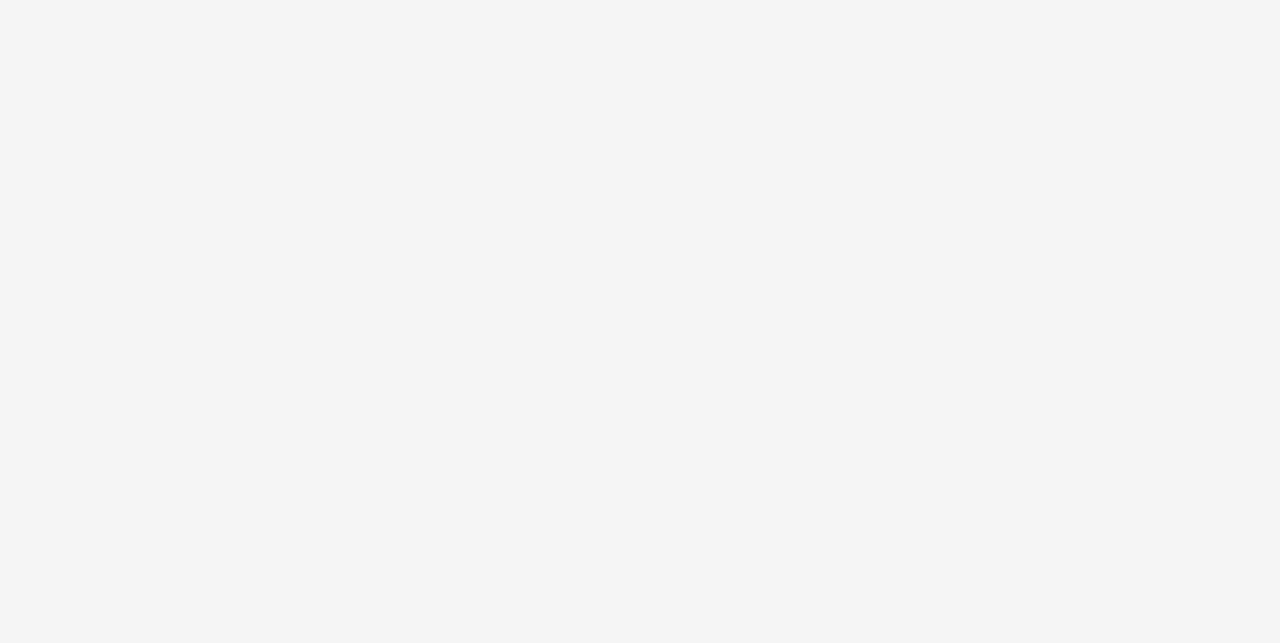
<file: rooms.html>
<!DOCTYPE html>
<html lang="en">
<head>
  <meta charset="UTF-8" />
  <meta name="viewport" content="width=device-width, initial-scale=1.0"/>
  <title>Royal Stay - Our Rooms</title>
  <link href="https://fonts.googleapis.com/css2?family=Great+Vibes&family=Poppins:wght@400;600&display=swap" rel="stylesheet">
  <!-- Swiper CSS -->
  <link rel="stylesheet" href="https://cdn.jsdelivr.net/npm/swiper/swiper-bundle.min.css"/>
  <link rel="stylesheet" href="rooms.css"/>
</head>
<body>
  <!-- Navbar -->
  <nav class="navbar">
    <div class="logo">Royal Stay</div>
    <ul>
      <li><a href="./index.html">Home</a></li>
      <li><a href="#" class="active">Rooms</a></li>
      <li><a href="booking.html">Booking</a></li>
      <li><a href="about.html">About</a></li>
      <li><a href="./contact.html">Contact</a></li>
    </ul>
  </nav>

  <!-- Hero Section -->
  <section class="hero-section">
    <div class="swiper hero-swiper">
      <div class="swiper-wrapper">
        <div class="swiper-slide"><img src="./images/room,jpg.jpg" alt="Luxury Room"></div>
        <div class="swiper-slide"><img src="./images/room1.jpg" alt="Suite Room"></div>
        <div class="swiper-slide"><img src="./images/room3jpg.jpg" alt="Deluxe Room"></div>
      </div>
    </div>
    <div class="hero-text">
      <h1>Luxurious Accommodations</h1>
      <p>Experience unparalleled comfort and elegance in our exquisite rooms and suites</p>
    </div>
  </section>

  <!-- Room Tabs -->
  <section class="rooms-tabs">
    <div class="tab-buttons">
      <button class="tab-btn active" data-tab="all">All Rooms</button>
      <button class="tab-btn" data-tab="standard">Standard</button>
      <button class="tab-btn" data-tab="deluxe">Deluxe</button>
      <button class="tab-btn" data-tab="suite">Suites</button>
    </div>
  </section>

  <!-- Room Sections -->
  <section class="room-section">
    <!-- All Rooms -->
    <div class="room-container active" id="all">
      <div class="room-grid">
        <!-- Standard Room -->
        <div class="room-card" data-room="standard-1">
          <div class="room-image-container">
            <div class="swiper room-swiper">
              <div class="swiper-wrapper">
                <div class="swiper-slide"><img src="./images/room5.jpg" alt="Standard Room 1"></div>
                <div class="swiper-slide"><img src="./images/room3jpg.jpg" alt="Standard Room 2"></div>
                <div class="swiper-slide"><img src="./images/room1.jpg" alt="Standard Room 3"></div>
              </div>
              <div class="swiper-pagination"></div>
            </div>
            <div class="room-price">₹5,000 / night</div>
          </div>
          <div class="room-details">
            <h3 class="room-name">Standard Room</h3>
            <div class="room-features">
              <span class="feature">👥 2 Guests</span>
              <span class="feature">🛏️ 1 King Bed</span>
              <span class="feature">📐 35 m²</span>
            </div>
            <p class="room-description">Our standard rooms offer all essential amenities for a comfortable stay with modern décor and city views.</p>
            <div class="room-buttons">
              <a href="booking.html" class="btn btn-primary">Book Now</a>
              <a href="#" class="btn btn-secondary view-details">Details</a>
            </div>
          </div>
        </div>

        <!-- Deluxe Room -->
        <div class="room-card" data-room="deluxe-1">
          <div class="room-image-container">
            <div class="swiper room-swiper">
              <div class="swiper-wrapper">
                <div class="swiper-slide"><img src="./images/room4.jpg" alt="Deluxe Room 1"></div>
                <div class="swiper-slide"><img src="./images/room1.jpg" alt="Deluxe Room 2"></div>
                <div class="swiper-slide"><img src="./images/room3jpg.jpg" alt="Deluxe Room 3"></div>
              </div>
              <div class="swiper-pagination"></div>
            </div>
            <div class="room-price">₹8,000 / night</div>
          </div>
          <div class="room-details">
            <h3 class="room-name">Deluxe Room</h3>
            <div class="room-features">
              <span class="feature">👥 2 Guests</span>
              <span class="feature">🛏️ 1 King Bed</span>
              <span class="feature">📐 45 m²</span>
            </div>
            <p class="room-description">Spacious deluxe rooms featuring elegant furnishings, enhanced amenities, and a private balcony with panoramic views.</p>
            <div class="room-buttons">
              <a href="booking.html" class="btn btn-primary">Book Now</a>
              <a href="#" class="btn btn-secondary view-details">Details</a>
            </div>
          </div>
        </div>

        <!-- Executive Suite -->
        <div class="room-card" data-room="suite-1">
          <div class="room-image-container">
            <div class="swiper room-swiper">
              <div class="swiper-wrapper">
                <div class="swiper-slide"><img src="./images/room,jpg.jpg" alt="Executive Suite 1"></div>
                <div class="swiper-slide"><img src="./images/room5.jpg" alt="Executive Suite 2"></div>
                <div class="swiper-slide"><img src="./images/room4.jpg" alt="Executive Suite 3"></div>
              </div>
              <div class="swiper-pagination"></div>
            </div>
            <div class="room-price">₹12,000 / night</div>
          </div>
          <div class="room-details">
            <h3 class="room-name">Executive Suite</h3>
            <div class="room-features">
              <span class="feature">👥 3 Guests</span>
              <span class="feature">🛏️ 1 King Bed</span>
              <span class="feature">📐 60 m²</span>
            </div>
            <p class="room-description">Luxurious suite with separate living area, premium amenities, and exclusive access to the executive lounge.</p>
            <div class="room-buttons">
              <a href="booking.html" class="btn btn-primary">Book Now</a>
              <a href="#" class="btn btn-secondary view-details">Details</a>
            </div>
          </div>
        </div>

        <!-- Presidential Suite -->
        <div class="room-card" data-room="suite-2">
          <div class="room-image-container">
            <div class="swiper room-swiper">
              <div class="swiper-wrapper">
                <div class="swiper-slide"><img src="./images/room3jpg.jpg" alt="Presidential Suite 1"></div>
                <div class="swiper-slide"><img src="./images/room,jpg.jpg" alt="Presidential Suite 2"></div>
                <div class="swiper-slide"><img src="./images/room5.jpg" alt="Presidential Suite 3"></div>
              </div>
              <div class="swiper-pagination"></div>
            </div>
            <div class="room-price">₹20,000 / night</div>
          </div>
          <div class="room-details">
            <h3 class="room-name">Presidential Suite</h3>
            <div class="room-features">
              <span class="feature">👥 4 Guests</span>
              <span class="feature">🛏️ 2 King Beds</span>
              <span class="feature">📐 120 m²</span>
            </div>
            <p class="room-description">Our most luxurious accommodation with personalized service, panoramic views, and ultra-premium amenities.</p>
            <div class="room-buttons">
              <a href="booking.html" class="btn btn-primary">Book Now</a>
              <a href="#" class="btn btn-secondary view-details">Details</a>
            </div>
          </div>
        </div>

        <!-- Family Room -->
        <div class="room-card" data-room="deluxe-2">
          <div class="room-image-container">
            <div class="swiper room-swiper">
              <div class="swiper-wrapper">
                <div class="swiper-slide"><img src="./images/room4.jpg" alt="Family Room 1"></div>
                <div class="swiper-slide"><img src="./images/room1.jpg" alt="Family Room 2"></div>
                <div class="swiper-slide"><img src="./images/room5.jpg" alt="Family Room 3"></div>
              </div>
              <div class="swiper-pagination"></div>
            </div>
            <div class="room-price">₹10,000 / night</div>
          </div>
          <div class="room-details">
            <h3 class="room-name">Family Room</h3>
            <div class="room-features">
              <span class="feature">👥 4 Guests</span>
              <span class="feature">🛏️ 2 Queen Beds</span>
              <span class="feature">📐 55 m²</span>
            </div>
            <p class="room-description">Specially designed for families, featuring ample space, connecting rooms, and child-friendly amenities.</p>
            <div class="room-buttons">
              <a href="booking.html" class="btn btn-primary">Book Now</a>
              <a href="#" class="btn btn-secondary view-details">Details</a>
            </div>
          </div>
        </div>

        <!-- Ocean View Room -->
        <div class="room-card" data-room="standard-2">
          <div class="room-image-container">
            <div class="swiper room-swiper">
              <div class="swiper-wrapper">
                <div class="swiper-slide"><img src="./images/room1.jpg" alt="Ocean View Room 1"></div>
                <div class="swiper-slide"><img src="./images/room5.jpg" alt="Ocean View Room 2"></div>
                <div class="swiper-slide"><img src="./images/room4.jpg" alt="Ocean View Room 3"></div>
              </div>
              <div class="swiper-pagination"></div>
            </div>
            <div class="room-price">₹6,500 / night</div>
          </div>
          <div class="room-details">
            <h3 class="room-name">Ocean View Room</h3>
            <div class="room-features">
              <span class="feature">👥 2 Guests</span>
              <span class="feature">🛏️ 1 King Bed</span>
              <span class="feature">📐 40 m²</span>
            </div>
            <p class="room-description">Enjoy breathtaking ocean views from this beautiful room featuring a private balcony and premium amenities.</p>
            <div class="room-buttons">
              <a href="booking.html" class="btn btn-primary">Book Now</a>
              <a href="#" class="btn btn-secondary view-details">Details</a>
            </div>
          </div>
        </div>
      </div>
    </div>

    <!-- Standard Rooms -->
    <div class="room-container" id="standard">
      <div class="room-grid">
        <!-- Standard Room -->
        <div class="room-card" data-room="standard-1">
          <div class="room-image-container">
            <div class="swiper room-swiper">
              <div class="swiper-wrapper">
                <div class="swiper-slide"><img src="./images/room5.jpg" alt="Standard Room 1"></div>
                <div class="swiper-slide"><img src="./images/room3jpg.jpg" alt="Standard Room 2"></div>
                <div class="swiper-slide"><img src="./images/room1.jpg" alt="Standard Room 3"></div>
              </div>
              <div class="swiper-pagination"></div>
            </div>
            <div class="room-price">₹5,000 / night</div>
          </div>
          <div class="room-details">
            <h3 class="room-name">Standard Room</h3>
            <div class="room-features">
              <span class="feature">👥 2 Guests</span>
              <span class="feature">🛏️ 1 King Bed</span>
              <span class="feature">📐 35 m²</span>
            </div>
            <p class="room-description">Our standard rooms offer all essential amenities for a comfortable stay with modern décor and city views.</p>
            <div class="room-buttons">
              <a href="booking.html" class="btn btn-primary">Book Now</a>
              <a href="#" class="btn btn-secondary view-details">Details</a>
            </div>
          </div>
        </div>

        <!-- Ocean View Room -->
        <div class="room-card" data-room="standard-2">
          <div class="room-image-container">
            <div class="swiper room-swiper">
              <div class="swiper-wrapper">
                <div class="swiper-slide"><img src="./images/room1.jpg" alt="Ocean View Room 1"></div>
                <div class="swiper-slide"><img src="./images/room5.jpg" alt="Ocean View Room 2"></div>
                <div class="swiper-slide"><img src="./images/room4.jpg" alt="Ocean View Room 3"></div>
              </div>
              <div class="swiper-pagination"></div>
            </div>
            <div class="room-price">₹6,500 / night</div>
          </div>
          <div class="room-details">
            <h3 class="room-name">Ocean View Room</h3>
            <div class="room-features">
              <span class="feature">👥 2 Guests</span>
              <span class="feature">🛏️ 1 King Bed</span>
              <span class="feature">📐 40 m²</span>
            </div>
            <p class="room-description">Enjoy breathtaking ocean views from this beautiful room featuring a private balcony and premium amenities.</p>
            <div class="room-buttons">
              <a href="booking.html" class="btn btn-primary">Book Now</a>
              <a href="#" class="btn btn-secondary view-details">Details</a>
            </div>
          </div>
        </div>
      </div>
    </div>

    <!-- Deluxe Rooms -->
    <div class="room-container" id="deluxe">
      <div class="room-grid">
        <!-- Deluxe Room -->
        <div class="room-card" data-room="deluxe-1">
          <div class="room-image-container">
            <div class="swiper room-swiper">
              <div class="swiper-wrapper">
                <div class="swiper-slide"><img src="./images/room4.jpg" alt="Deluxe Room 1"></div>
                <div class="swiper-slide"><img src="./images/room1.jpg" alt="Deluxe Room 2"></div>
                <div class="swiper-slide"><img src="./images/room3jpg.jpg" alt="Deluxe Room 3"></div>
              </div>
              <div class="swiper-pagination"></div>
            </div>
            <div class="room-price">₹8,000 / night</div>
          </div>
          <div class="room-details">
            <h3 class="room-name">Deluxe Room</h3>
            <div class="room-features">
              <span class="feature">👥 2 Guests</span>
              <span class="feature">🛏️ 1 King Bed</span>
              <span class="feature">📐 45 m²</span>
            </div>
            <p class="room-description">Spacious deluxe rooms featuring elegant furnishings, enhanced amenities, and a private balcony with panoramic views.</p>
            <div class="room-buttons">
              <a href="booking.html" class="btn btn-primary">Book Now</a>
              <a href="#" class="btn btn-secondary view-details">Details</a>
            </div>
          </div>
        </div>

        <!-- Family Room -->
        <div class="room-card" data-room="deluxe-2">
          <div class="room-image-container">
            <div class="swiper room-swiper">
              <div class="swiper-wrapper">
                <div class="swiper-slide"><img src="./images/room4.jpg" alt="Family Room 1"></div>
                <div class="swiper-slide"><img src="./images/room1.jpg" alt="Family Room 2"></div>
                <div class="swiper-slide"><img src="./images/room5.jpg" alt="Family Room 3"></div>
              </div>
              <div class="swiper-pagination"></div>
            </div>
            <div class="room-price">₹10,000 / night</div>
          </div>
          <div class="room-details">
            <h3 class="room-name">Family Room</h3>
            <div class="room-features">
              <span class="feature">👥 4 Guests</span>
              <span class="feature">🛏️ 2 Queen Beds</span>
              <span class="feature">📐 55 m²</span>
            </div>
            <p class="room-description">Specially designed for families, featuring ample space, connecting rooms, and child-friendly amenities.</p>
            <div class="room-buttons">
              <a href="booking.html" class="btn btn-primary">Book Now</a>
              <a href="#" class="btn btn-secondary view-details">Details</a>
            </div>
          </div>
        </div>
      </div>
    </div>

    <!-- Suite Rooms -->
    <div class="room-container" id="suite">
      <div class="room-grid">
        <!-- Executive Suite -->
        <div class="room-card" data-room="suite-1">
          <div class="room-image-container">
            <div class="swiper room-swiper">
              <div class="swiper-wrapper">
                <div class="swiper-slide"><img src="./images/room,jpg.jpg" alt="Executive Suite 1"></div>
                <div class="swiper-slide"><img src="./images/room5.jpg" alt="Executive Suite 2"></div>
                <div class="swiper-slide"><img src="./images/room4.jpg" alt="Executive Suite 3"></div>
              </div>
              <div class="swiper-pagination"></div>
            </div>
            <div class="room-price">₹12,000 / night</div>
          </div>
          <div class="room-details">
            <h3 class="room-name">Executive Suite</h3>
            <div class="room-features">
              <span class="feature">👥 3 Guests</span>
              <span class="feature">🛏️ 1 King Bed</span>
              <span class="feature">📐 60 m²</span>
            </div>
            <p class="room-description">Luxurious suite with separate living area, premium amenities, and exclusive access to the executive lounge.</p>
            <div class="room-buttons">
              <a href="booking.html" class="btn btn-primary">Book Now</a>
              <a href="#" class="btn btn-secondary view-details">Details</a>
            </div>
          </div>
        </div>

        <!-- Presidential Suite -->
        <div class="room-card" data-room="suite-2">
          <div class="room-image-container">
            <div class="swiper room-swiper">
              <div class="swiper-wrapper">
                <div class="swiper-slide"><img src="./images/room3jpg.jpg" alt="Presidential Suite 1"></div>
                <div class="swiper-slide"><img src="./images/room,jpg.jpg" alt="Presidential Suite 2"></div>
                <div class="swiper-slide"><img src="./images/room5.jpg" alt="Presidential Suite 3"></div>
              </div>
              <div class="swiper-pagination"></div>
            </div>
            <div class="room-price">₹20,000 / night</div>
          </div>
          <div class="room-details">
            <h3 class="room-name">Presidential Suite</h3>
            <div class="room-features">
              <span class="feature">👥 4 Guests</span>
              <span class="feature">🛏️ 2 King Beds</span>
              <span class="feature">📐 120 m²</span>
            </div>
            <p class="room-description">Our most luxurious accommodation with personalized service, panoramic views, and ultra-premium amenities.</p>
            <div class="room-buttons">
              <a href="booking.html" class="btn btn-primary">Book Now</a>
              <a href="#" class="btn btn-secondary view-details">Details</a>
            </div>
          </div>
        </div>
      </div>
    </div>
  </section>

  <!-- Room Modals -->
  <!-- Standard Room Modal -->
  <div class="modal" id="standard-1-modal">
    <div class="close-modal">&times;</div>
    <div class="modal-content">
      <div class="swiper modal-swiper">
        <div class="swiper-wrapper">
          <div class="swiper-slide"><img src="./images/room5.jpg" alt="Standard Room 1"></div>
          <div class="swiper-slide"><img src="./images/room3jpg.jpg" alt="Standard Room 2"></div>
          <div class="swiper-slide"><img src="./images/room1.jpg" alt="Standard Room 3"></div>
        </div>
        <div class="swiper-pagination"></div>
        <div class="swiper-button-next"></div>
        <div class="swiper-button-prev"></div>
      </div>
      <div class="modal-details">
        <h2 class="modal-title">Standard Room</h2>
        <div class="modal-price">₹5,000 / night</div>
        <div class="modal-features">
          <div class="modal-feature">👥 2 Guests</div>
          <div class="modal-feature">🛏️ 1 King Bed</div>
          <div class="modal-feature">📐 35 m²</div>
          <div class="modal-feature">🌆 City View</div>
          <div class="modal-feature">🚿 Shower</div>
          <div class="modal-feature">🔌 Free Wi-Fi</div>
        </div>
        <div class="modal-description">
          <p>Our standard rooms offer all essential amenities for a comfortable stay with modern décor and city views. Each room is designed with your comfort in mind, featuring premium bedding, a work desk, and a modern bathroom with premium toiletries.</p>
          <p>Start your day with a complimentary breakfast and enjoy the convenience of 24-hour room service. Our standard rooms are perfect for business travelers or couples looking for a comfortable and affordable stay.</p>
        </div>
        <div class="modal-amenities">
          <h3>Room Amenities</h3>
          <div class="amenities-grid">
            <div class="amenity"><span class="check-icon">✓</span> Air Conditioning</div>
            <div class="amenity"><span class="check-icon">✓</span> Flat-screen TV</div>
            <div class="amenity"><span class="check-icon">✓</span> Free Wi-Fi</div>
            <div class="amenity"><span class="check-icon">✓</span> Mini Refrigerator</div>
            <div class="amenity"><span class="check-icon">✓</span> Coffee Maker</div>
            <div class="amenity"><span class="check-icon">✓</span> In-room Safe</div>
            <div class="amenity"><span class="check-icon">✓</span> Work Desk</div>
            <div class="amenity"><span class="check-icon">✓</span> Premium Bedding</div>
            <div class="amenity"><span class="check-icon">✓</span> Daily Housekeeping</div>
            <div class="amenity"><span class="check-icon">✓</span> Bathroom Amenities</div>
          </div>
        </div>
        <button class="book-btn">Book This Room</button>
      </div>
    </div>
  </div>

  <!-- Deluxe Room Modal -->
  <div class="modal" id="deluxe-1-modal">
    <div class="close-modal">&times;</div>
    <div class="modal-content">
      <div class="swiper modal-swiper">
        <div class="swiper-wrapper">
          <div class="swiper-slide"><img src="./images/room4.jpg" alt="Deluxe Room 1"></div>
          <div class="swiper-slide"><img src="./images/room1.jpg" alt="Deluxe Room 2"></div>
          <div class="swiper-slide"><img src="./images/room3jpg.jpg" alt="Deluxe Room 3"></div>
        </div>
        <div class="swiper-pagination"></div>
        <div class="swiper-button-next"></div>
        <div class="swiper-button-prev"></div>
      </div>
      <div class="modal-details">
        <h2 class="modal-title">Deluxe Room</h2>
        <div class="modal-price">₹8,000 / night</div>
        <div class="modal-features">
          <div class="modal-feature">👥 2 Guests</div>
          <div class="modal-feature">🛏️ 1 King Bed</div>
          <div class="modal-feature">📐 45 m²</div>
          <div class="modal-feature">🏙️ Panoramic View</div>
          <div class="modal-feature">🛁 Bathtub & Shower</div>
          <div class="modal-feature">🔌 Free Wi-Fi</div>
        </div>
        <div class="modal-description">
          <p>Spacious deluxe rooms featuring elegant furnishings, enhanced amenities, and a private balcony with panoramic views. Our deluxe rooms offer a step up in luxury with additional space and premium features to make your stay even more comfortable.</p>
          <p>Enjoy the stunning views from your private balcony, relax in the spacious seating area, or unwind in the luxurious bathroom with both a bathtub and a separate shower. The deluxe room is perfect for travelers seeking extra comfort and space.</p>
        </div>
        <div class="modal-amenities">
          <h3>Room Amenities</h3>
          <div class="amenities-grid">
            <div class="amenity"><span class="check-icon">✓</span> Air Conditioning</div>
            <div class="amenity"><span class="check-icon">✓</span> 50" Smart TV</div>
            <div class="amenity"><span class="check-icon">✓</span> High-speed Wi-Fi</div>
            <div class="amenity"><span class="check-icon">✓</span> Mini Bar</div>
            <div class="amenity"><span class="check-icon">✓</span> Espresso Machine</div>
            <div class="amenity"><span class="check-icon">✓</span> In-room Safe</div>
            <div class="amenity"><span class="check-icon">✓</span> Work Desk</div>
            <div class="amenity"><span class="check-icon">✓</span> Premium Bedding</div>
            <div class="amenity"><span class="check-icon">✓</span> Private Balcony</div>
            <div class="amenity"><span class="check-icon">✓</span> Bathrobe & Slippers</div>
            <div class="amenity"><span class="check-icon">✓</span> Luxury Toiletries</div>
            <div class="amenity"><span class="check-icon">✓</span> Evening Turndown</div>
          </div>
        </div>
        <button class="book-btn">Book This Room</button>
      </div>
    </div>
  </div>

  <!-- Executive Suite Modal -->
  <div class="modal" id="suite-1-modal">
    <div class="close-modal">&times;</div>
    <div class="modal-content">
      <div class="swiper modal-swiper">
        <div class="swiper-wrapper">
          <div class="swiper-slide"><img src="./images/room,jpg.jpg" alt="Executive Suite 1"></div>
          <div class="swiper-slide"><img src="./images/room5.jpg" alt="Executive Suite 2"></div>
          <div class="swiper-slide"><img src="./images/room4.jpg" alt="Executive Suite 3"></div>
        </div>
        <div class="swiper-pagination"></div>
        <div class="swiper-button-next"></div>
        <div class="swiper-button-prev"></div>
      </div>
      <div class="modal-details">
        <h2 class="modal-title">Executive Suite</h2>
        <div class="modal-price">₹12,000 / night</div>
        <div class="modal-features">
          <div class="modal-feature">👥 3 Guests</div>
          <div class="modal-feature">🛏️ 1 King Bed</div>
          <div class="modal-feature">📐 60 m²</div>
          <div class="modal-feature">🏙️ Panoramic View</div>
          <div class="modal-feature">🛋️ Separate Living Area</div>
          <div class="modal-feature">🍹 Executive Lounge Access</div>
        </div>
        <div class="modal-description">
          <p>Luxurious suite with separate living area, premium amenities, and exclusive access to the executive lounge. Our executive suites offer a truly elevated experience with a spacious layout that includes a separate bedroom and living room.</p>
          <p>Enjoy exclusive access to our Executive Lounge, where you can enjoy complimentary breakfast, afternoon tea, and evening cocktails. The suite features a luxurious bathroom with a deep soaking tub, a separate rain shower, and premium toiletries.</p>
        </div>
        <div class="modal-amenities">
          <h3>Suite Amenities</h3>
          <div class="amenities-grid">
            <div class="amenity"><span class="check-icon">✓</span> Climate Control</div>
            <div class="amenity"><span class="check-icon">✓</span> 55" Smart TVs (2)</div>
            <div class="amenity"><span class="check-icon">✓</span> Premium Wi-Fi</div>
            <div class="amenity"><span class="check-icon">✓</span> Fully Stocked Mini Bar</div>
            <div class="amenity"><span class="check-icon">✓</span> Nespresso Machine</div>
            <div class="amenity"><span class="check-icon">✓</span> Digital Safe</div>
            <div class="amenity"><span class="check-icon">✓</span> Executive Work Desk</div>
            <div class="amenity"><span class="check-icon">✓</span> Luxury Bedding</div>
            <div class="amenity"><span class="check-icon">✓</span> Spacious Balcony</div>
            <div class="amenity"><span class="check-icon">✓</span> Luxury Bathrobes</div>
            <div class="amenity"><span class="check-icon">✓</span> Premium Toiletries</div>
            <div class="amenity"><span class="check-icon">✓</span> Evening Turndown</div>
            <div class="amenity"><span class="check-icon">✓</span> Butler Service</div>
            <div class="amenity"><span class="check-icon">✓</span> Executive Lounge Access</div>
          </div>
        </div>
        <button class="book-btn">Book This Suite</button>
      </div>
    </div>
  </div>

  <!-- Presidential Suite Modal -->
  <div class="modal" id="suite-2-modal">
    <div class="close-modal">&times;</div>
    <div class="modal-content">
      <div class="swiper modal-swiper">
        <div class="swiper-wrapper">
          <div class="swiper-slide"><img src="./images/room3jpg.jpg" alt="Presidential Suite 1"></div>
          <div class="swiper-slide"><img src="./images/room,jpg.jpg" alt="Presidential Suite 2"></div>
          <div class="swiper-slide"><img src="./images/room5.jpg" alt="Presidential Suite 3"></div>
        </div>
        <div class="swiper-pagination"></div>
        <div class="swiper-button-next"></div>
        <div class="swiper-button-prev"></div>
      </div>
      <div class="modal-details">
        <h2 class="modal-title">Presidential Suite</h2>
        <div class="modal-price">₹20,000 / night</div>
        <div class="modal-features">
          <div class="modal-feature">👥 4 Guests</div>
          <div class="modal-feature">🛏️ 2 King Beds</div>
          <div class="modal-feature">📐 120 m²</div>
          <div class="modal-feature">🏙️ 360° Panoramic View</div>
          <div class="modal-feature">🍽️ Dining Room</div>
          <div class="modal-feature">👨‍🍳 Personal Chef Available</div>
        </div>
        <div class="modal-description">
          <p>Our most luxurious accommodation with personalized service, panoramic views, and ultra-premium amenities. The Presidential Suite represents the pinnacle of luxury, featuring two bedrooms, a spacious living room, a dining area, and a private terrace with breathtaking views.</p>
          <p>Enjoy the services of a dedicated butler, a personal chef upon request, and exclusive access to all hotel facilities. The suite features a master bathroom with a jacuzzi, a steam shower, and a walk-in closet. Experience the ultimate in luxury and comfort in our Presidential Suite.</p>
        </div>
        <div class="modal-amenities">
          <h3>Suite Amenities</h3>
          <div class="amenities-grid">
            <div class="amenity"><span class="check-icon">✓</span> Smart Climate Control</div>
            <div class="amenity"><span class="check-icon">✓</span> 65" OLED TVs (3)</div>
            <div class="amenity"><span class="check-icon">✓</span> Ultra-fast Wi-Fi</div>
            <div class="amenity"><span class="check-icon">✓</span> Premium Mini Bar</div>
            <div class="amenity"><span class="check-icon">✓</span> Wine Refrigerator</div>
            <div class="amenity"><span class="check-icon">✓</span> Full Kitchen</div>
            <div class="amenity"><span class="check-icon">✓</span> Dining Area</div>
            <div class="amenity"><span class="check-icon">✓</span> Executive Office</div>
            <div class="amenity"><span class="check-icon">✓</span> Luxury Bedding</div>
            <div class="amenity"><span class="check-icon">✓</span> Private Terrace</div>
            <div class="amenity"><span class="check-icon">✓</span> Jacuzzi</div>
            <div class="amenity"><span class="check-icon">✓</span> Steam Shower</div>
            <div class="amenity"><span class="check-icon">✓</span> Designer Toiletries</div>
            <div class="amenity"><span class="check-icon">✓</span> 24/7 Butler Service</div>
            <div class="amenity"><span class="check-icon">✓</span> Personal Chef (on request)</div>
            <div class="amenity"><span class="check-icon">✓</span> Limousine Service</div>
          </div>
        </div>
        <button class="book-btn">Book This Suite</button>
      </div>
    </div>
  </div>

  <!-- Family Room Modal -->
  <div class="modal" id="deluxe-2-modal">
    <div class="close-modal">&times;</div>
    <div class="modal-content">
      <div class="swiper modal-swiper">
        <div class="swiper-wrapper">
          <div class="swiper-slide"><img src="./images/room4.jpg" alt="Family Room 1"></div>
          <div class="swiper-slide"><img src="./images/room1.jpg" alt="Family Room 2"></div>
          <div class="swiper-slide"><img src="./images/room5.jpg" alt="Family Room 3"></div>
        </div>
        <div class="swiper-pagination"></div>
        <div class="swiper-button-next"></div>
        <div class="swiper-button-prev"></div>
      </div>
      <div class="modal-details">
        <h2 class="modal-title">Family Room</h2>
        <div class="modal-price">₹10,000 / night</div>
        <div class="modal-features">
          <div class="modal-feature">👥 4 Guests</div>
          <div class="modal-feature">🛏️ 2 Queen Beds</div>
          <div class="modal-feature">📐 55 m²</div>
          <div class="modal-feature">🏙️ Garden View</div>
          <div class="modal-feature">🧸 Kids Play Area</div>
          <div class="modal-feature">🎮 Game Console</div>
        </div>
        <div class="modal-description">
          <p>Specially designed for families, featuring ample space, connecting rooms, and child-friendly amenities. Our family rooms provide the perfect accommodation for families traveling with children, with thoughtful amenities to keep everyone comfortable and entertained.</p>
          <p>The room features two queen beds, a small play area for children, and a game console with age-appropriate games. The bathroom is equipped with child-friendly amenities, and the room service menu includes special options for kids.</p>
        </div>
        <div class="modal-amenities">
          <h3>Room Amenities</h3>
          <div class="amenities-grid">
            <div class="amenity"><span class="check-icon">✓</span> Air Conditioning</div>
            <div class="amenity"><span class="check-icon">✓</span> 50" Smart TV</div>
            <div class="amenity"><span class="check-icon">✓</span> High-speed Wi-Fi</div>
            <div class="amenity"><span class="check-icon">✓</span> Mini Refrigerator</div>
            <div class="amenity"><span class="check-icon">✓</span> Coffee & Tea Maker</div>
            <div class="amenity"><span class="check-icon">✓</span> In-room Safe</div>
            <div class="amenity"><span class="check-icon">✓</span> Kids Play Area</div>
            <div class="amenity"><span class="check-icon">✓</span> Game Console</div>
            <div class="amenity"><span class="check-icon">✓</span> Child-friendly Bathroom</div>
            <div class="amenity"><span class="check-icon">✓</span> Kids Welcome Pack</div>
            <div class="amenity"><span class="check-icon">✓</span> Connecting Rooms Available</div>
            <div class="amenity"><span class="check-icon">✓</span> Babysitting (on request)</div>
          </div>
        </div>
        <button class="book-btn">Book This Room</button>
      </div>
    </div>
  </div>

  <!-- Ocean View Room Modal -->
  <div class="modal" id="standard-2-modal">
    <div class="close-modal">&times;</div>
    <div class="modal-content">
      <div class="swiper modal-swiper">
        <div class="swiper-wrapper">
          <div class="swiper-slide"><img src="./images/room1.jpg" alt="Ocean View Room 1"></div>
          <div class="swiper-slide"><img src="./images/room5.jpg" alt="Ocean View Room 2"></div>
          <div class="swiper-slide"><img src="./images/room4.jpg" alt="Ocean View Room 3"></div>
        </div>
        <div class="swiper-pagination"></div>
        <div class="swiper-button-next"></div>
        <div class="swiper-button-prev"></div>
      </div>
      <div class="modal-details">
        <h2 class="modal-title">Ocean View Room</h2>
        <div class="modal-price">₹6,500 / night</div>
        <div class="modal-features">
          <div class="modal-feature">👥 2 Guests</div>
          <div class="modal-feature">🛏️ 1 King Bed</div>
          <div class="modal-feature">📐 40 m²</div>
          <div class="modal-feature">🌊 Ocean View</div>
          <div class="modal-feature">🏖️ Beach Access</div>
          <div class="modal-feature">🔌 Free Wi-Fi</div>
        </div>
        <div class="modal-description">
          <p>Enjoy breathtaking ocean views from this beautiful room featuring a private balcony and premium amenities. Our ocean view rooms offer a serene escape with stunning vistas of the sea from your private balcony.</p>
          <p>Wake up to the sound of waves and enjoy your morning coffee while watching the sunrise over the ocean. These rooms feature enhanced amenities, including premium bedding, a spacious bathroom, and direct access to the beach area.</p>
        </div>
        <div class="modal-amenities">
          <h3>Room Amenities</h3>
          <div class="amenities-grid">
            <div class="amenity"><span class="check-icon">✓</span> Air Conditioning</div>
            <div class="amenity"><span class="check-icon">✓</span> 50" Smart TV</div>
            <div class="amenity"><span class="check-icon">✓</span> High-speed Wi-Fi</div>
            <div class="amenity"><span class="check-icon">✓</span> Mini Refrigerator</div>
            <div class="amenity"><span class="check-icon">✓</span> Coffee & Tea Maker</div>
            <div class="amenity"><span class="check-icon">✓</span> In-room Safe</div>
            <div class="amenity"><span class="check-icon">✓</span> Work Desk</div>
            <div class="amenity"><span class="check-icon">✓</span> Premium Bedding</div>
            <div class="amenity"><span class="check-icon">✓</span> Private Balcony</div>
            <div class="amenity"><span class="check-icon">✓</span> Beach Towels</div>
            <div class="amenity"><span class="check-icon">✓</span> Binoculars</div>
            <div class="amenity"><span class="check-icon">✓</span> Direct Beach Access</div>
          </div>
        </div>
        <button class="book-btn">Book This Room</button>
      </div>
    </div>
  </div>

  <!-- Footer -->
  <footer>
    <div class="footer-content">
      <div class="footer-links">
        <div class="footer-logo">Royal Stay</div>
        <p>Experience luxury and comfort like never before at our premium hotel located in the heart of the city.</p>
      </div>
      <div class="footer-links">
        <h3>Quick Links</h3>
        <ul>
          <li><a href="index.html">Home</a></li>
          <li><a href="#">Rooms</a></li>
          <li><a href="booking.html">Booking</a></li>
          <li><a href="about.html">About Us</a></li>
          <li><a href="contact.html">Contact</a></li>
        </ul>
      </div>
      <div class="footer-links">
        <h3>Our Services</h3>
        <ul>
          <li><a href="#">Restaurant & Bar</a></li>
          <li><a href="#">Spa & Wellness</a></li>
          <li><a href="#">Conference Rooms</a></li>
          <li><a href="#">Swimming Pool</a></li>
          <li><a href="#">Fitness Center</a></li>
        </ul>
      </div>
      <div class="footer-links">
        <h3>Contact Us</h3>
        <ul>
          <li>123 Hotel Street, City</li>
          <li>Phone: +91 1234567890</li>
          <li>Email: info@royalstay.com</li>
        </ul>
      </div>
    </div>
    <div class="footer-bottom">
      <p>&copy; 2023 Royal Stay. All Rights Reserved.</p>
    </div>
  </footer>

<script src="rooms.js"></script>
</body>
</html>
</file>
<file: rooms.css>
* {
      margin: 0;
      padding: 0;
      box-sizing: border-box;
      font-family: 'Poppins', sans-serif;
    }

    body, html {
      height: 100%;
      overflow-x: hidden;
    }

    body {
      position: relative;
      background-color: #f5f5f5;
    }

    /* Navbar */
    .navbar {
      display: flex;
      justify-content: space-between;
      align-items: center;
      padding: 15px 40px;
      background-color: #1389d7;
      color: white;
      position: sticky;
      top: 0;
      z-index: 1000;
    }

    .navbar .logo {
      font-family: 'Great Vibes', cursive;
      font-size: 32px;
      font-weight: bold;
      letter-spacing: 2px;
    }

    .navbar ul {
      list-style: none;
      display: flex;
      gap: 30px;
    }

    .navbar ul li a {
      color: white;
      text-decoration: none;
      font-weight: 600;
      font-size: 16px;
      transition: color 0.3s ease;
    }

    .navbar ul li a:hover {
      color: #ffd700;
    }

    .active {
      border-bottom: 2px solid #ffd700;
    }

    /* Hero Section */
    .hero-section {
      height: 60vh;
      position: relative;
      overflow: hidden;
    }

    .hero-swiper {
      width: 100%;
      height: 100%;
    }

    .hero-swiper .swiper-slide img {
      width: 100%;
      height: 100%;
      object-fit: cover;
      filter: brightness(0.7);
    }

    .hero-text {
      position: absolute;
      top: 50%;
      left: 50%;
      transform: translate(-50%, -50%);
      text-align: center;
      color: white;
      z-index: 10;
      width: 80%;
    }

    .hero-text h1 {
      font-size: 50px;
      margin-bottom: 15px;
      font-family: 'Great Vibes', cursive;
      text-shadow: 2px 2px 4px rgba(0, 0, 0, 0.7);
    }

    .hero-text p {
      font-size: 18px;
      margin-bottom: 25px;
      text-shadow: 1px 1px 3px rgba(0, 0, 0, 0.8);
    }

    /* Tabs */
    .rooms-tabs {
      max-width: 1200px;
      margin: -30px auto 0;
      position: relative;
      z-index: 100;
    }

    .tab-buttons {
      display: flex;
      justify-content: center;
      gap: 10px;
      margin-bottom: 50px;
    }

    .tab-btn {
      padding: 15px 30px;
      background-color: white;
      border: none;
      border-radius: 8px;
      box-shadow: 0 5px 15px rgba(0, 0, 0, 0.1);
      cursor: pointer;
      font-size: 16px;
      font-weight: 600;
      color: #333;
      transition: all 0.3s ease;
    }

    .tab-btn:hover {
      transform: translateY(-5px);
      box-shadow: 0 10px 20px rgba(0, 0, 0, 0.15);
    }

    .tab-btn.active {
      background-color: #1389d7;
      color: white;
    }

    /* Room cards */
    .room-section {
      max-width: 1200px;
      margin: 0 auto 80px;
      padding: 0 20px;
    }

    .room-container {
      display: none;
    }

    .room-container.active {
      display: block;
    }

    .room-grid {
      display: grid;
      grid-template-columns: repeat(auto-fill, minmax(350px, 1fr));
      gap: 30px;
    }

    .room-card {
      background-color: white;
      border-radius: 15px;
      overflow: hidden;
      box-shadow: 0 5px 15px rgba(0, 0, 0, 0.1);
      transition: transform 0.3s;
    }

    .room-card:hover {
      transform: translateY(-10px);
    }

    .room-image-container {
      position: relative;
      height: 250px;
      overflow: hidden;
    }

    .room-swiper {
      width: 100%;
      height: 100%;
    }

    .room-swiper .swiper-slide img {
      width: 100%;
      height: 100%;
      object-fit: cover;
    }

    .room-price {
      position: absolute;
      bottom: 15px;
      right: 15px;
      background-color: rgba(19, 137, 215, 0.9);
      color: white;
      padding: 8px 15px;
      border-radius: 5px;
      font-weight: 600;
      z-index: 10;
    }

    .room-details {
      padding: 25px;
    }

    .room-name {
      font-size: 24px;
      margin-bottom: 10px;
      color: #333;
    }

    .room-features {
      display: flex;
      flex-wrap: wrap;
      gap: 15px;
      margin-bottom: 15px;
    }

    .feature {
      display: flex;
      align-items: center;
      gap: 5px;
      color: #666;
      font-size: 14px;
    }

    .room-description {
      color: #666;
      margin-bottom: 20px;
      line-height: 1.6;
    }

    .room-buttons {
      display: flex;
      gap: 10px;
    }

    .btn {
      padding: 10px 20px;
      border-radius: 5px;
      text-decoration: none;
      font-weight: 600;
      text-align: center;
      transition: all 0.3s ease;
    }

    .btn-primary {
      background-color: #1389d7;
      color: white;
      flex: 2;
    }

    .btn-primary:hover {
      background-color: #0e6cb0;
    }

    .btn-secondary {
      background-color: transparent;
      color: #1389d7;
      border: 1px solid #1389d7;
      flex: 1;
    }

    .btn-secondary:hover {
      background-color: #f0f8ff;
    }

    /* Room modal */
    .modal {
      display: none;
      position: fixed;
      top: 0;
      left: 0;
      width: 100%;
      height: 100%;
      background-color: rgba(0, 0, 0, 0.7);
      z-index: 1100;
      justify-content: center;
      align-items: center;
      padding: 20px;
    }

    .modal-content {
      background-color: white;
      border-radius: 15px;
      max-width: 800px;
      width: 100%;
      max-height: 90vh;
      overflow-y: auto;
      position: relative;
    }

    .close-modal {
      position: absolute;
      top: 20px;
      right: 20px;
      font-size: 30px;
      cursor: pointer;
      color: white;
      z-index: 1200;
      width: 40px;
      height: 40px;
      background-color: rgba(0, 0, 0, 0.5);
      border-radius: 50%;
      display: flex;
      align-items: center;
      justify-content: center;
    }

    .modal-swiper {
      width: 100%;
      height: 400px;
    }

    .modal-swiper .swiper-slide img {
      width: 100%;
      height: 100%;
      object-fit: cover;
    }

    .modal-details {
      padding: 30px;
    }

    .modal-title {
      font-size: 28px;
      margin-bottom: 10px;
      color: #333;
    }

    .modal-price {
      font-size: 24px;
      color: #1389d7;
      font-weight: 600;
      margin-bottom: 20px;
    }

    .modal-features {
      display: grid;
      grid-template-columns: repeat(auto-fill, minmax(150px, 1fr));
      gap: 15px;
      margin-bottom: 30px;
    }

    .modal-feature {
      display: flex;
      align-items: center;
      gap: 10px;
      color: #666;
    }

    .modal-description {
      color: #555;
      line-height: 1.8;
      margin-bottom: 30px;
    }

    .modal-amenities {
      margin-bottom: 30px;
    }

    .modal-amenities h3 {
      margin-bottom: 15px;
      color: #333;
    }

    .amenities-grid {
      display: grid;
      grid-template-columns: repeat(auto-fill, minmax(200px, 1fr));
      gap: 10px;
    }

    .amenity {
      display: flex;
      align-items: center;
      gap: 10px;
      color: #666;
    }

    .check-icon {
      color: #1389d7;
      font-weight: bold;
    }

    .book-btn {
      display: block;
      width: 100%;
      padding: 15px;
      background-color: #1389d7;
      color: white;
      border: none;
      border-radius: 8px;
      font-size: 16px;
      font-weight: 600;
      cursor: pointer;
      transition: background-color 0.3s;
    }

    .book-btn:hover {
      background-color: #0e6cb0;
    }

    /* Footer */
    footer {
      background-color: #1389d7;
      color: white;
      padding: 40px 0 20px;
    }

    .footer-content {
      max-width: 1200px;
      margin: 0 auto;
      display: grid;
      grid-template-columns: repeat(auto-fit, minmax(200px, 1fr));
      gap: 30px;
      padding: 0 20px;
    }

    .footer-logo {
      font-family: 'Great Vibes', cursive;
      font-size: 32px;
      margin-bottom: 15px;
    }

    .footer-links h3 {
      font-size: 18px;
      margin-bottom: 15px;
      border-bottom: 2px solid rgba(255, 255, 255, 0.1);
      padding-bottom: 10px;
    }

    .footer-links ul {
      list-style: none;
    }

    .footer-links ul li {
      margin-bottom: 10px;
    }

    .footer-links ul li a {
      color: white;
      text-decoration: none;
      transition: color 0.3s;
    }

    .footer-links ul li a:hover {
      color: #ffd700;
    }

    .footer-bottom {
      max-width: 1200px;
      margin: 0 auto;
      text-align: center;
      padding-top: 20px;
      border-top: 1px solid rgba(255, 255, 255, 0.1);
      margin-top: 40px;
      font-size: 14px;
    }

    /* Responsive */
    @media screen and (max-width: 768px) {
      .navbar {
        flex-direction: column;
        padding: 15px 20px;
      }

      .navbar ul {
        margin-top: 15px;
        gap: 15px;
      }

      .hero-text h1 {
        font-size: 36px;
      }

      .hero-text p {
        font-size: 16px;
      }

      .tab-buttons {
        flex-wrap: wrap;
      }

      .room-grid {
        grid-template-columns: 1fr;
      }

      .modal-features {
        grid-template-columns: 1fr 1fr;
      }
    }

    @media screen and (max-width: 480px) {
      .navbar ul {
        flex-wrap: wrap;
        justify-content: center;
      }

      .hero-text h1 {
        font-size: 30px;
      }

      .tab-btn {
        padding: 10px 15px;
        font-size: 14px;
      }

      .modal-features {
        grid-template-columns: 1fr;
      }
    }
</file>
